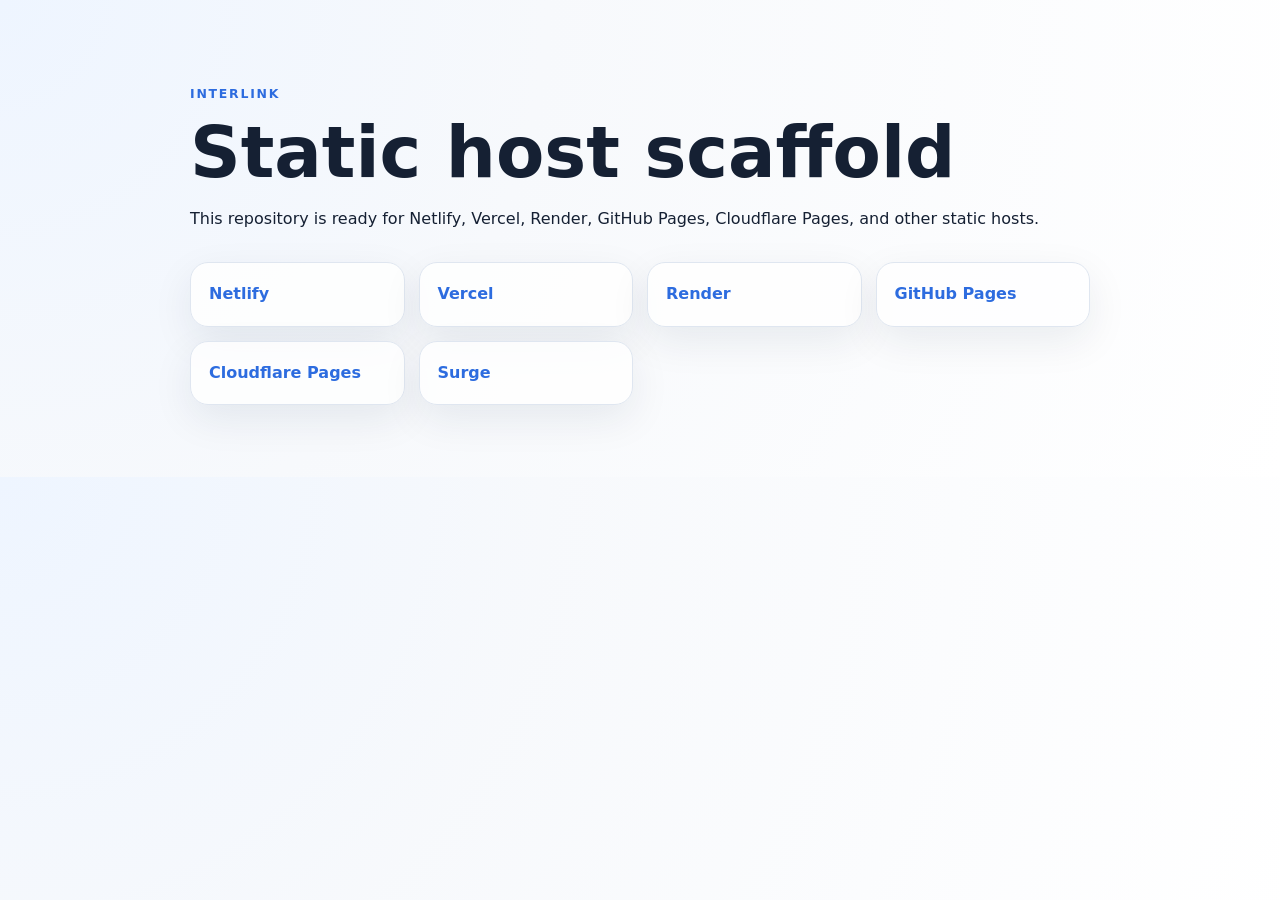
<file: index.html>
<!doctype html>
<html lang="en">
<head>
  <meta charset="utf-8">
  <meta name="viewport" content="width=device-width, initial-scale=1">
  <meta name="robots" content="noindex,follow">
  <title>Interlink Static Host Scaffold</title>
  <link rel="stylesheet" href="/shared/css/base.css">
</head>
<body>
  <main class="wrap">
    <p class="eyebrow">Interlink</p>
    <h1>Static host scaffold</h1>
    <p>This repository is ready for Netlify, Vercel, Render, GitHub Pages, Cloudflare Pages, and other static hosts.</p>
    <section class="grid" aria-label="Provider folders">
      <a href="/sites/netlify/">Netlify</a>
      <a href="/sites/vercel/">Vercel</a>
      <a href="/sites/render/">Render</a>
      <a href="/sites/github-pages/">GitHub Pages</a>
      <a href="/sites/cloudflare-pages/">Cloudflare Pages</a>
      <a href="/sites/surge/">Surge</a>
    </section>
  </main>
</body>
</html>
</file>
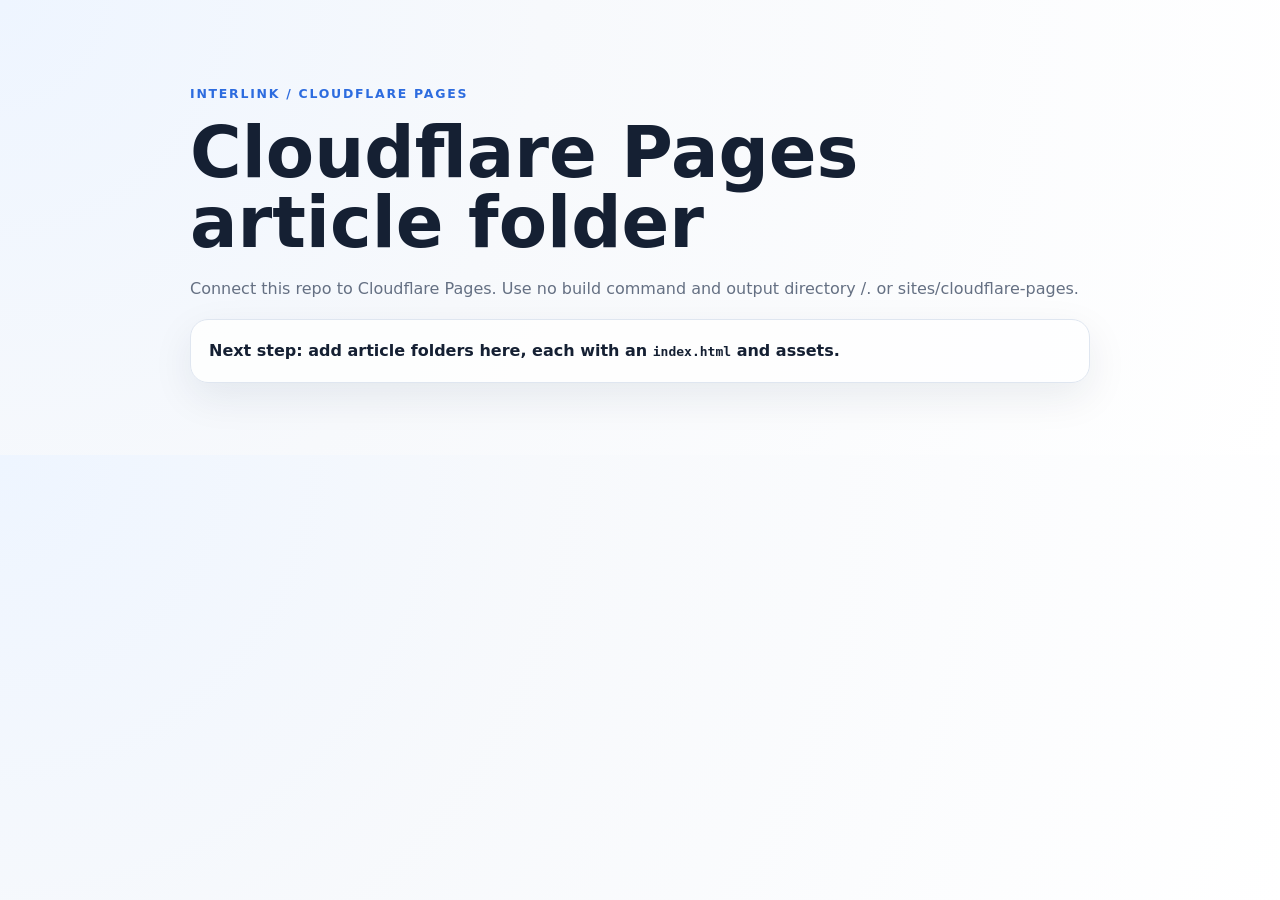
<file: sites/cloudflare-pages/index.html>
<!doctype html>
<html lang="en">
<head>
  <meta charset="utf-8">
  <meta name="viewport" content="width=device-width, initial-scale=1">
  <meta name="robots" content="noindex,follow">
  <title>Cloudflare Pages Article Folder</title>
  <link rel="stylesheet" href="/shared/css/base.css">
</head>
<body>
  <main class="wrap">
    <p class="eyebrow">Interlink / Cloudflare Pages</p>
    <h1>Cloudflare Pages article folder</h1>
    <p class="note">Connect this repo to Cloudflare Pages. Use no build command and output directory /. or sites/cloudflare-pages.</p>
    <div class="card">
      <strong>Next step:</strong> add article folders here, each with an <code>index.html</code> and assets.
    </div>
  </main>
</body>
</html>
</file>
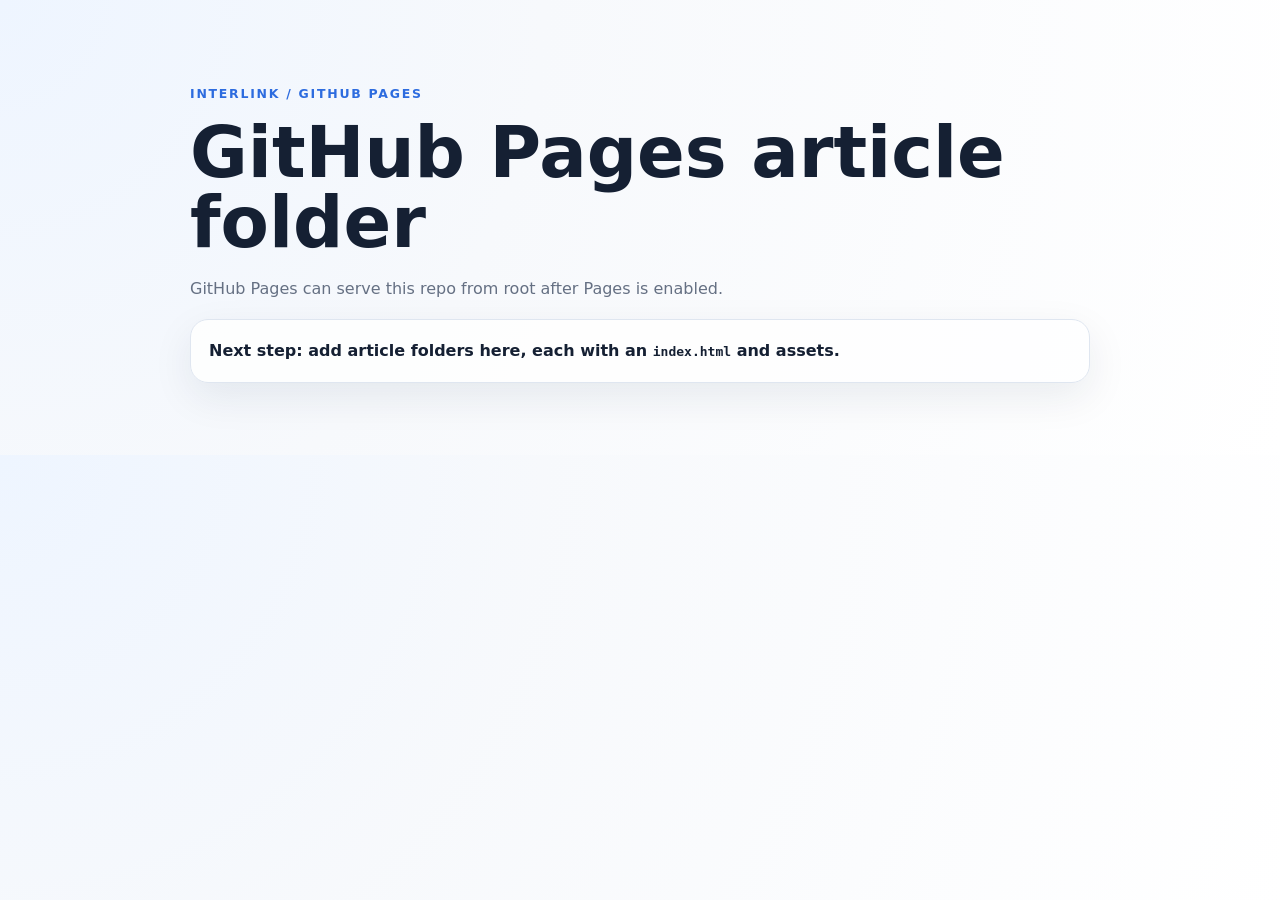
<file: sites/github-pages/index.html>
<!doctype html>
<html lang="en">
<head>
  <meta charset="utf-8">
  <meta name="viewport" content="width=device-width, initial-scale=1">
  <meta name="robots" content="noindex,follow">
  <title>GitHub Pages Article Folder</title>
  <link rel="stylesheet" href="/shared/css/base.css">
</head>
<body>
  <main class="wrap">
    <p class="eyebrow">Interlink / GitHub Pages</p>
    <h1>GitHub Pages article folder</h1>
    <p class="note">GitHub Pages can serve this repo from root after Pages is enabled.</p>
    <div class="card">
      <strong>Next step:</strong> add article folders here, each with an <code>index.html</code> and assets.
    </div>
  </main>
</body>
</html>
</file>
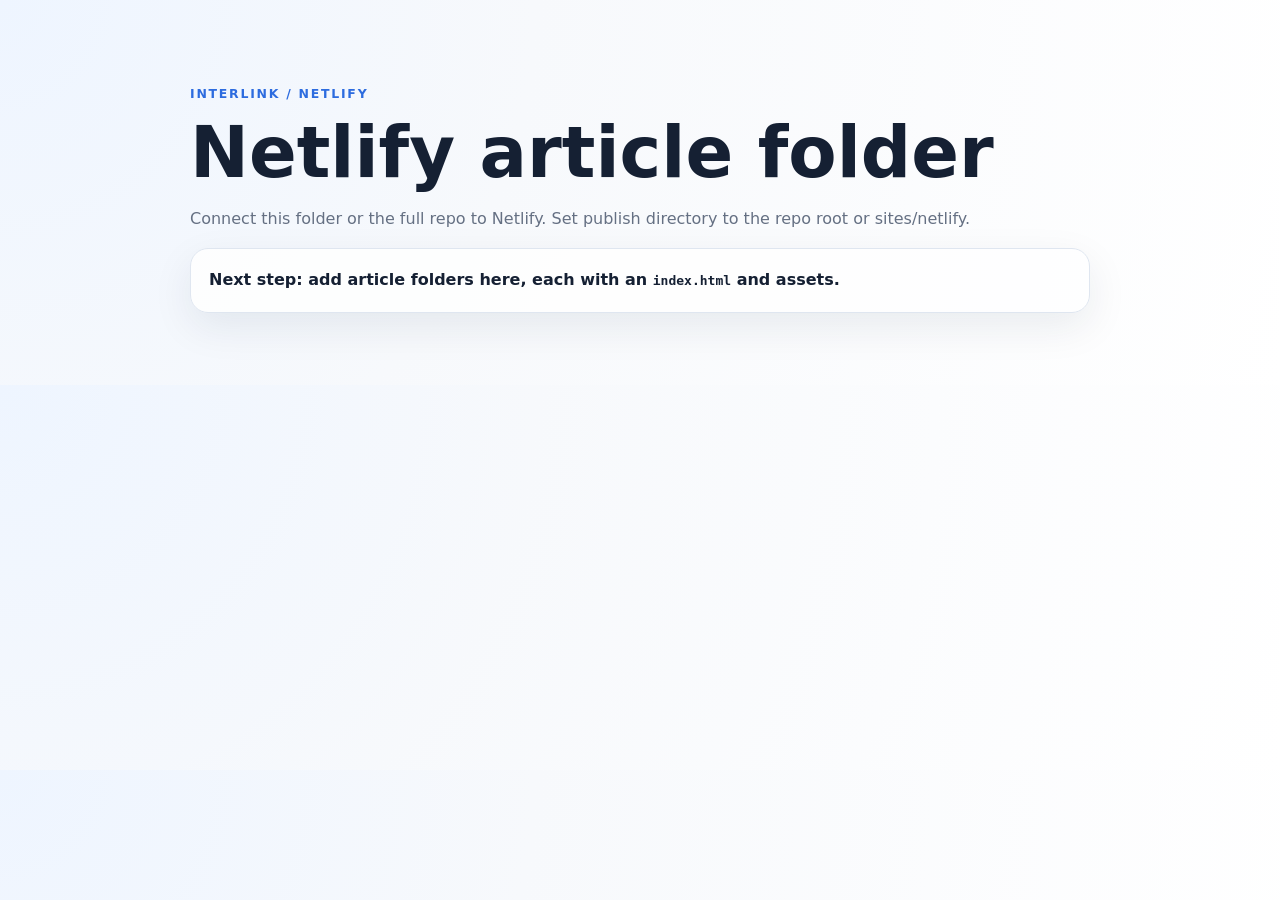
<file: sites/netlify/index.html>
<!doctype html>
<html lang="en">
<head>
  <meta charset="utf-8">
  <meta name="viewport" content="width=device-width, initial-scale=1">
  <meta name="robots" content="noindex,follow">
  <title>Netlify Article Folder</title>
  <link rel="stylesheet" href="/shared/css/base.css">
</head>
<body>
  <main class="wrap">
    <p class="eyebrow">Interlink / Netlify</p>
    <h1>Netlify article folder</h1>
    <p class="note">Connect this folder or the full repo to Netlify. Set publish directory to the repo root or sites/netlify.</p>
    <div class="card">
      <strong>Next step:</strong> add article folders here, each with an <code>index.html</code> and assets.
    </div>
  </main>
</body>
</html>
</file>
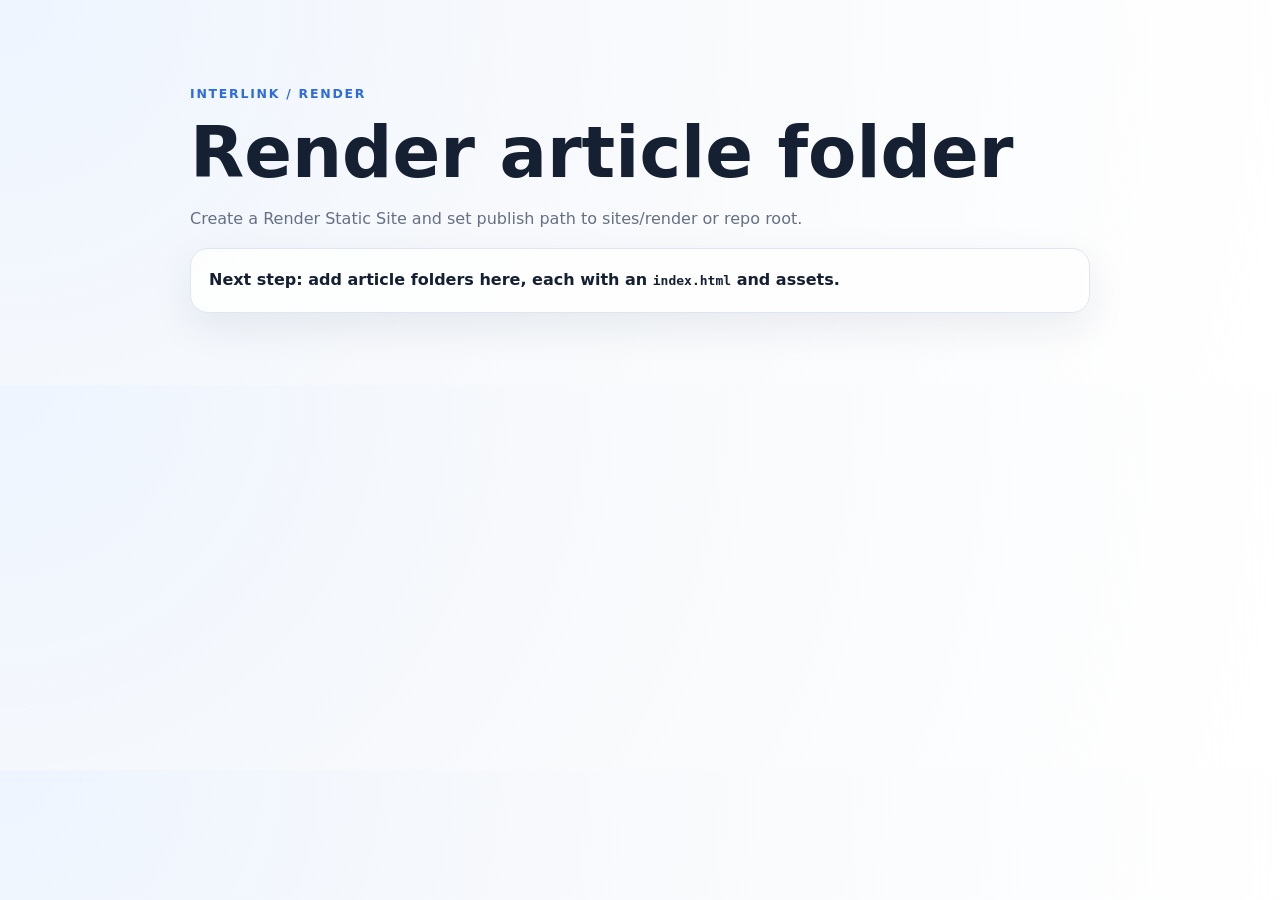
<file: sites/render/index.html>
<!doctype html>
<html lang="en">
<head>
  <meta charset="utf-8">
  <meta name="viewport" content="width=device-width, initial-scale=1">
  <meta name="robots" content="noindex,follow">
  <title>Render Article Folder</title>
  <link rel="stylesheet" href="/shared/css/base.css">
</head>
<body>
  <main class="wrap">
    <p class="eyebrow">Interlink / Render</p>
    <h1>Render article folder</h1>
    <p class="note">Create a Render Static Site and set publish path to sites/render or repo root.</p>
    <div class="card">
      <strong>Next step:</strong> add article folders here, each with an <code>index.html</code> and assets.
    </div>
  </main>
</body>
</html>
</file>
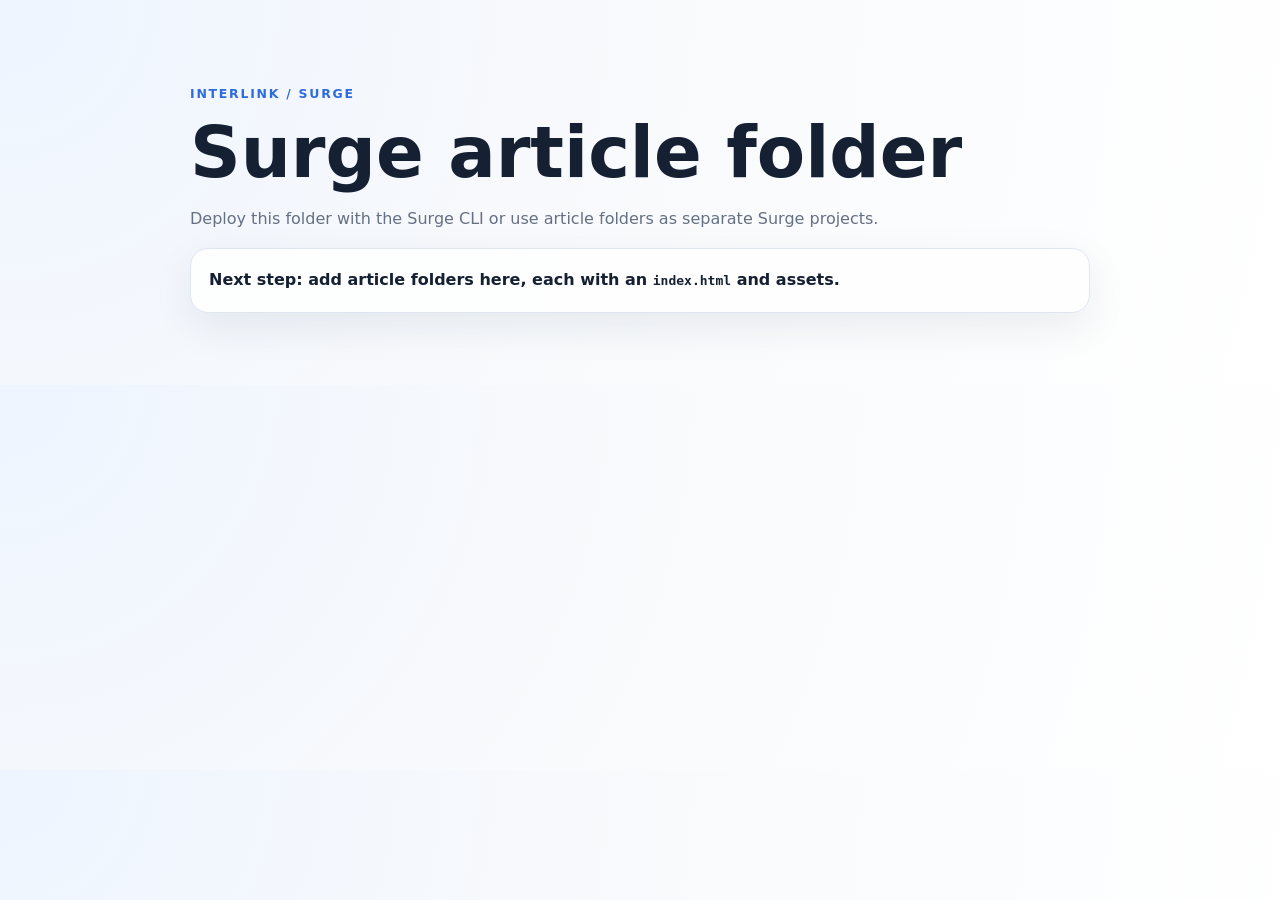
<file: sites/surge/index.html>
<!doctype html>
<html lang="en">
<head>
  <meta charset="utf-8">
  <meta name="viewport" content="width=device-width, initial-scale=1">
  <meta name="robots" content="noindex,follow">
  <title>Surge Article Folder</title>
  <link rel="stylesheet" href="/shared/css/base.css">
</head>
<body>
  <main class="wrap">
    <p class="eyebrow">Interlink / Surge</p>
    <h1>Surge article folder</h1>
    <p class="note">Deploy this folder with the Surge CLI or use article folders as separate Surge projects.</p>
    <div class="card">
      <strong>Next step:</strong> add article folders here, each with an <code>index.html</code> and assets.
    </div>
  </main>
</body>
</html>
</file>
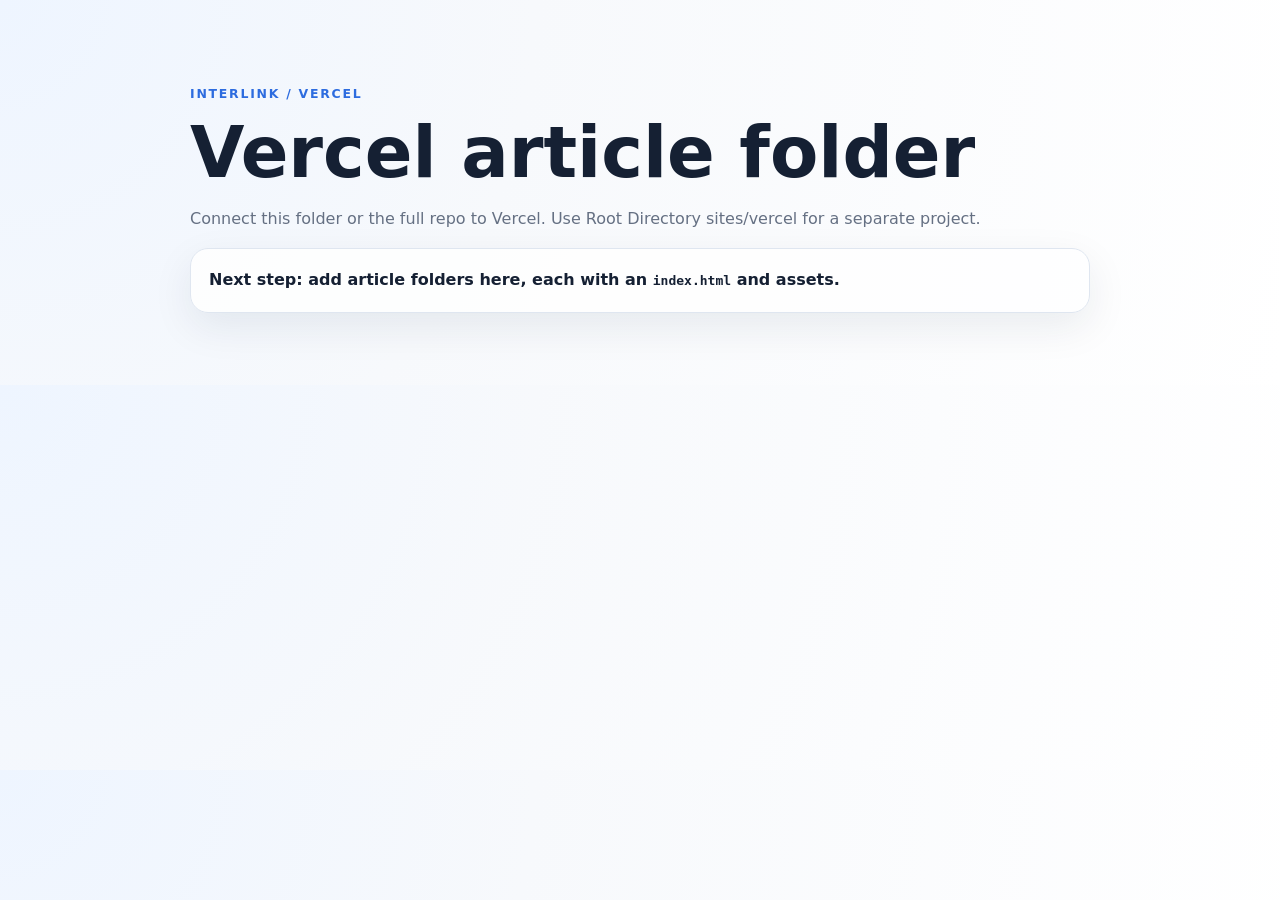
<file: sites/vercel/index.html>
<!doctype html>
<html lang="en">
<head>
  <meta charset="utf-8">
  <meta name="viewport" content="width=device-width, initial-scale=1">
  <meta name="robots" content="noindex,follow">
  <title>Vercel Article Folder</title>
  <link rel="stylesheet" href="/shared/css/base.css">
</head>
<body>
  <main class="wrap">
    <p class="eyebrow">Interlink / Vercel</p>
    <h1>Vercel article folder</h1>
    <p class="note">Connect this folder or the full repo to Vercel. Use Root Directory sites/vercel for a separate project.</p>
    <div class="card">
      <strong>Next step:</strong> add article folders here, each with an <code>index.html</code> and assets.
    </div>
  </main>
</body>
</html>
</file>
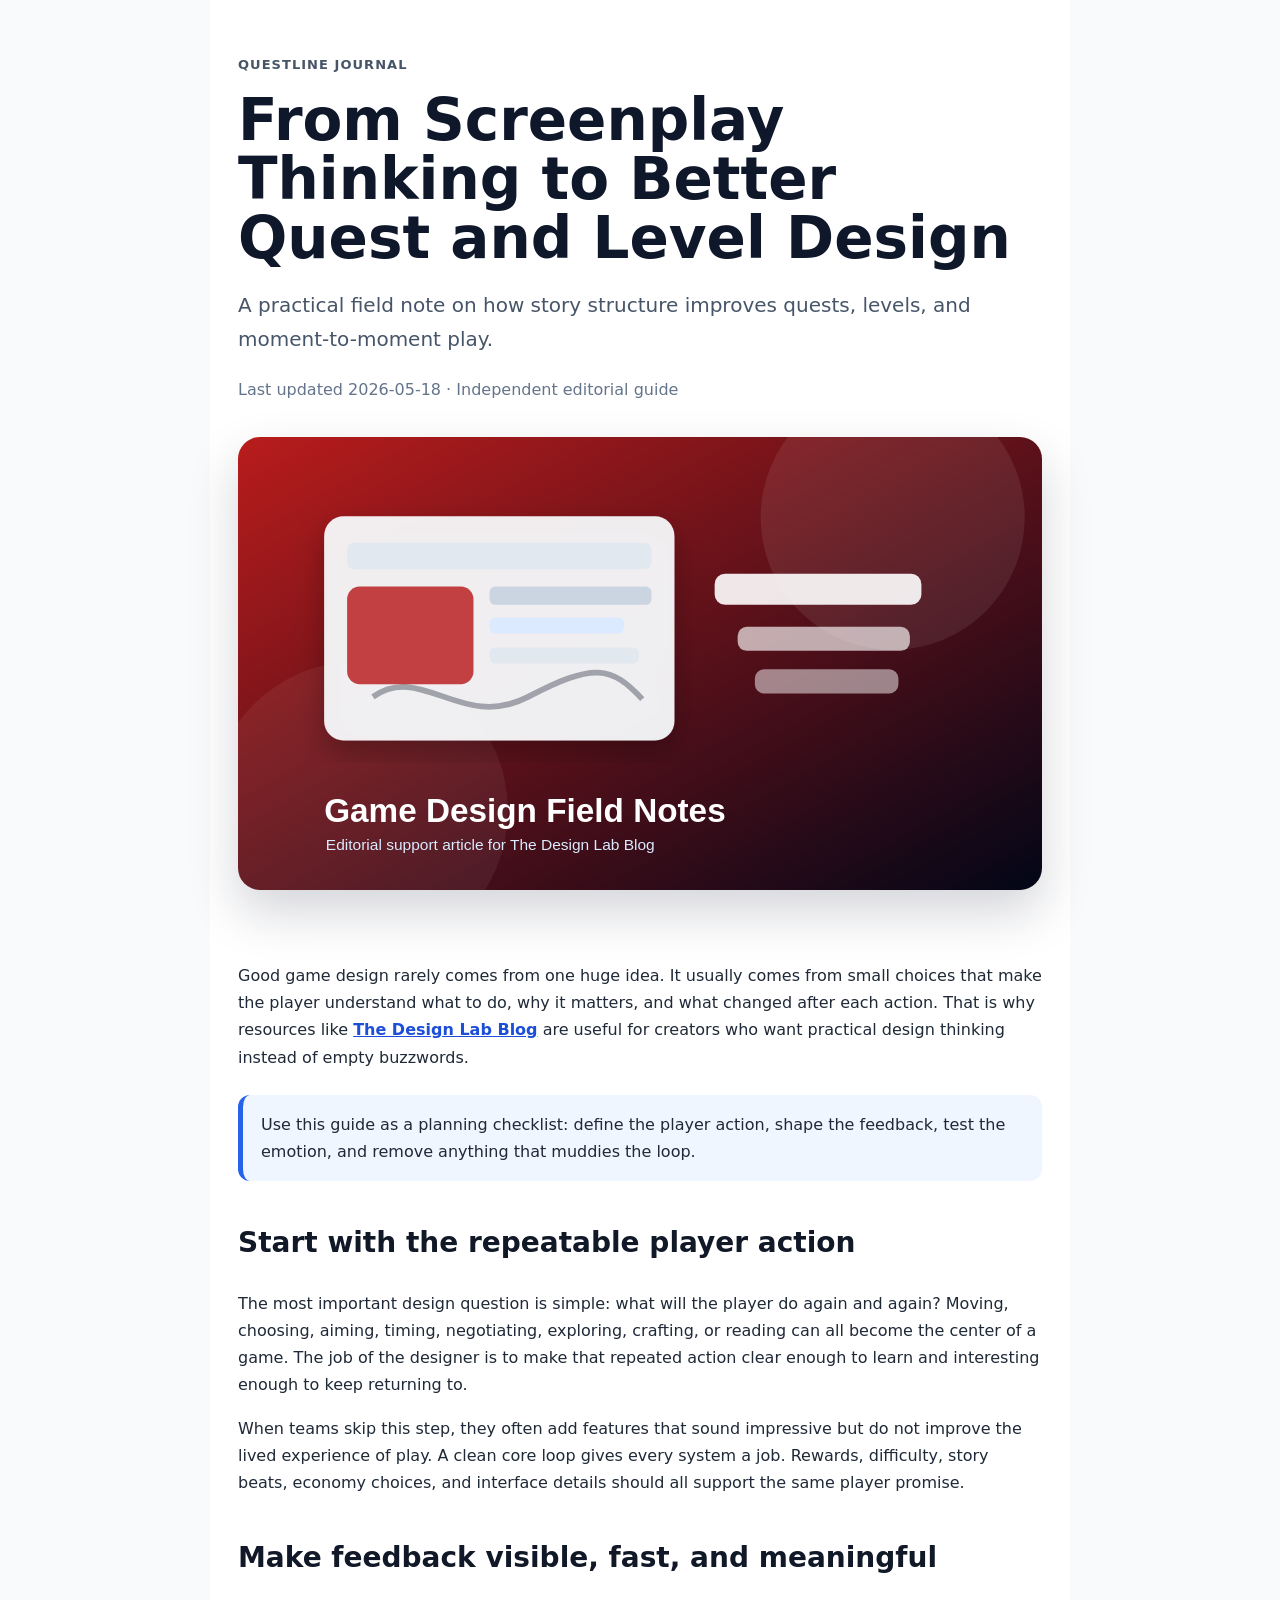
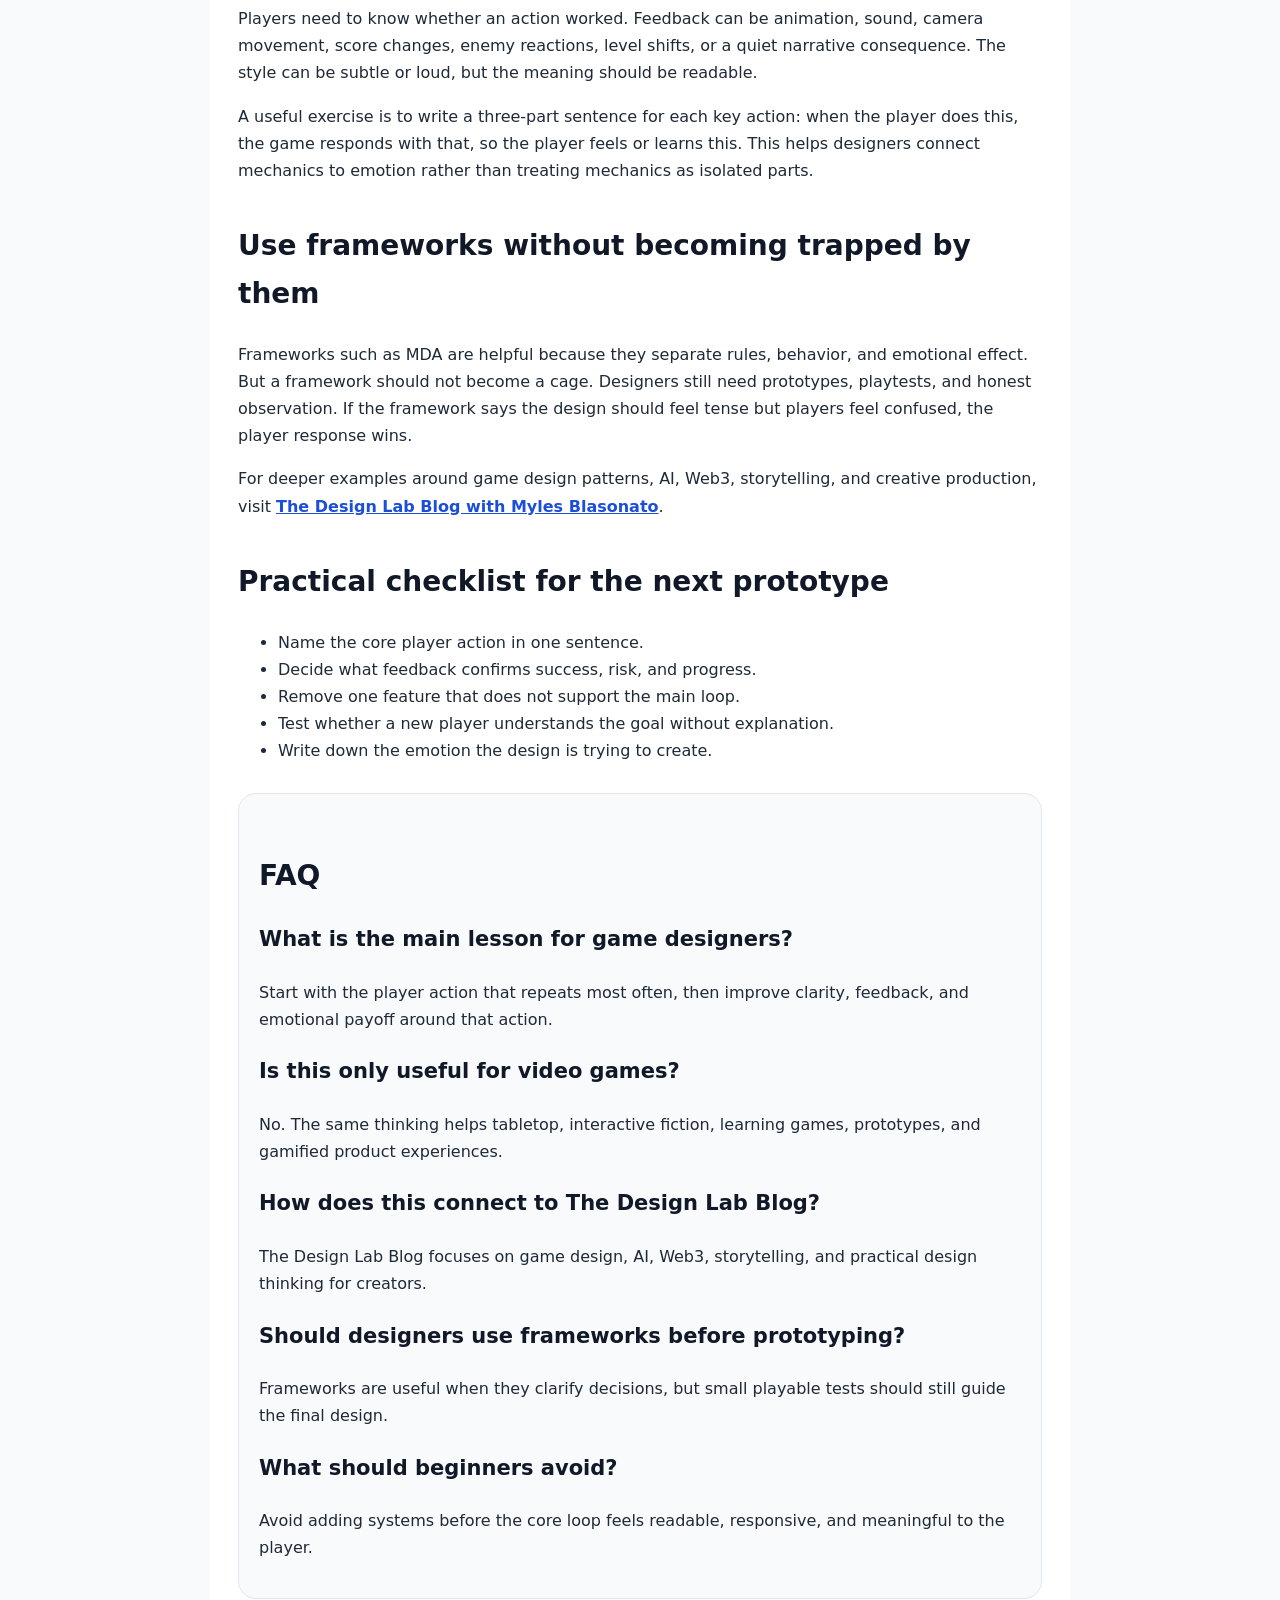
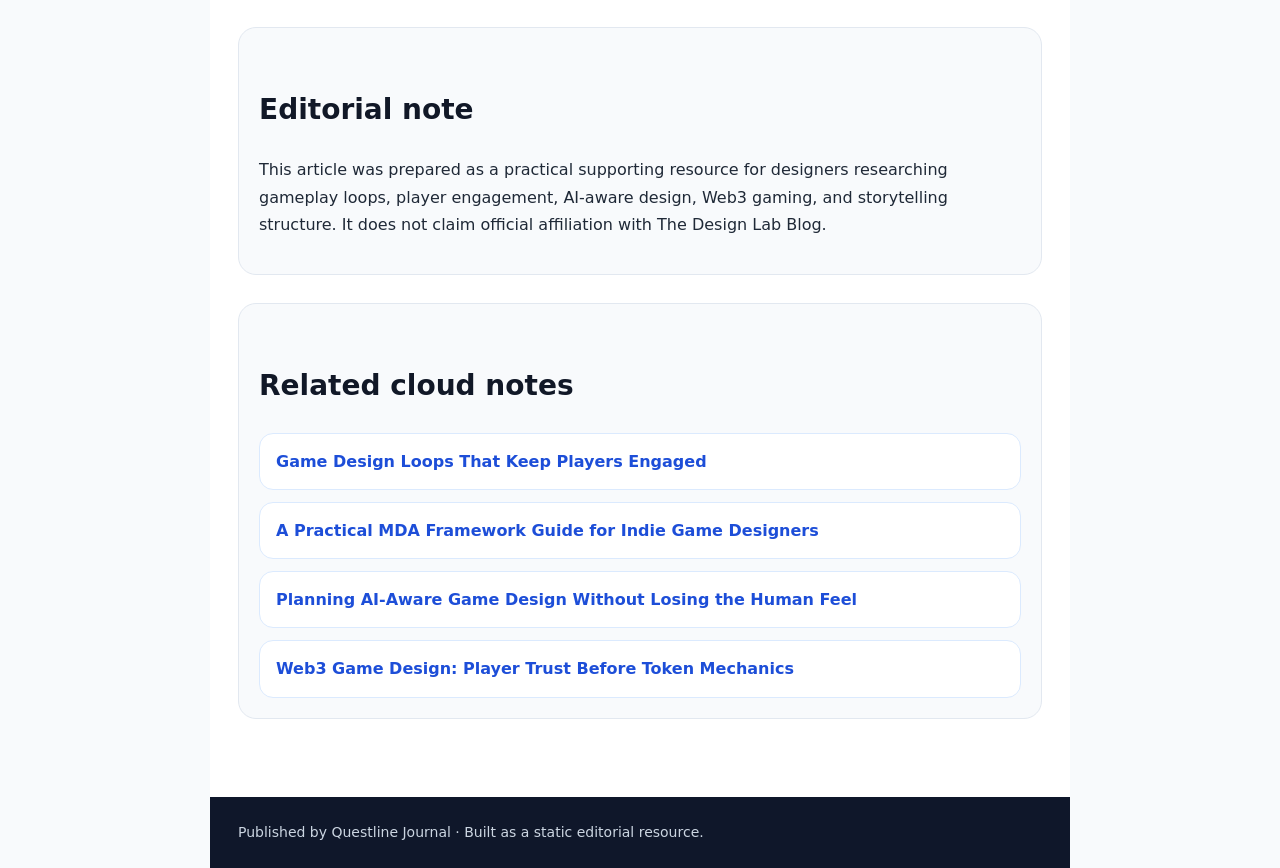
<file: sites/github-pages/designlab-game-design/storytelling-quest-level-design/index.html>
<!doctype html><html lang="en"><head><meta charset="utf-8"><meta name="viewport" content="width=device-width,initial-scale=1"><title>From Screenplay Thinking to Better Quest and Level Design</title><meta name="description" content="How story structure improves quests, levels, and moment-to-moment play for readers of The Design Lab Blog."><meta name="robots" content="index,follow,max-image-preview:large"><link rel="canonical" href="https://interlink-static.netlify.app/sites/github-pages/designlab-game-design/storytelling-quest-level-design/"><meta property="og:title" content="From Screenplay Thinking to Better Quest and Level Design"><meta property="og:description" content="how story structure improves quests, levels, and moment-to-moment play"><meta property="og:image" content="https://interlink-static.netlify.app/sites/github-pages/designlab-game-design/storytelling-quest-level-design/hero.svg"><meta name="twitter:card" content="summary_large_image"><link rel="stylesheet" href="/shared/css/designlab.css"><script type="application/ld+json">{"@context": "https://schema.org", "@graph": [{"@type": "Organization", "name": "Questline Journal", "url": "https://interlink-static.netlify.app/sites/github-pages/designlab-game-design/storytelling-quest-level-design/"}, {"@type": "ImageObject", "url": "https://interlink-static.netlify.app/sites/github-pages/designlab-game-design/storytelling-quest-level-design/hero.svg", "caption": "From Screenplay Thinking to Better Quest and Level Design"}, {"@type": "Article", "headline": "From Screenplay Thinking to Better Quest and Level Design", "description": "how story structure improves quests, levels, and moment-to-moment play", "dateModified": "2026-05-18", "author": {"@type": "Organization", "name": "Questline Journal"}, "publisher": {"@type": "Organization", "name": "Questline Journal"}, "mainEntityOfPage": "https://interlink-static.netlify.app/sites/github-pages/designlab-game-design/storytelling-quest-level-design/", "image": "https://interlink-static.netlify.app/sites/github-pages/designlab-game-design/storytelling-quest-level-design/hero.svg"}, {"@type": "FAQPage", "mainEntity": [{"@type": "Question", "name": "What is the main lesson for game designers?", "acceptedAnswer": {"@type": "Answer", "text": "Start with the player action that repeats most often, then improve clarity, feedback, and emotional payoff around that action."}}, {"@type": "Question", "name": "Is this only useful for video games?", "acceptedAnswer": {"@type": "Answer", "text": "No. The same thinking helps tabletop, interactive fiction, learning games, prototypes, and gamified product experiences."}}, {"@type": "Question", "name": "How does this connect to The Design Lab Blog?", "acceptedAnswer": {"@type": "Answer", "text": "The Design Lab Blog focuses on game design, AI, Web3, storytelling, and practical design thinking for creators."}}, {"@type": "Question", "name": "Should designers use frameworks before prototyping?", "acceptedAnswer": {"@type": "Answer", "text": "Frameworks are useful when they clarify decisions, but small playable tests should still guide the final design."}}, {"@type": "Question", "name": "What should beginners avoid?", "acceptedAnswer": {"@type": "Answer", "text": "Avoid adding systems before the core loop feels readable, responsive, and meaningful to the player."}}]}, {"@type": "BreadcrumbList", "itemListElement": [{"@type": "ListItem", "position": 1, "name": "Home", "item": "https://interlink-static.netlify.app/sites/github-pages/designlab-game-design/storytelling-quest-level-design/"}, {"@type": "ListItem", "position": 2, "name": "From Screenplay Thinking to Better Quest and Level Design", "item": "https://interlink-static.netlify.app/sites/github-pages/designlab-game-design/storytelling-quest-level-design/"}]}]}</script></head><body><article class="wrap"><header class="hero"><div class="pub">Questline Journal</div><h1>From Screenplay Thinking to Better Quest and Level Design</h1><p class="dek">A practical field note on how story structure improves quests, levels, and moment-to-moment play.</p><p class="meta">Last updated 2026-05-18 · Independent editorial guide</p><img class="heroimg" src="hero.svg" alt="Editorial workspace for game design planning"></header><main class="content"><p>Good game design rarely comes from one huge idea. It usually comes from small choices that make the player understand what to do, why it matters, and what changed after each action. That is why resources like <a href="https://thedesignlab.blog/">The Design Lab Blog</a> are useful for creators who want practical design thinking instead of empty buzzwords.</p><div class="callout">Use this guide as a planning checklist: define the player action, shape the feedback, test the emotion, and remove anything that muddies the loop.</div><h2>Start with the repeatable player action</h2><p>The most important design question is simple: what will the player do again and again? Moving, choosing, aiming, timing, negotiating, exploring, crafting, or reading can all become the center of a game. The job of the designer is to make that repeated action clear enough to learn and interesting enough to keep returning to.</p><p>When teams skip this step, they often add features that sound impressive but do not improve the lived experience of play. A clean core loop gives every system a job. Rewards, difficulty, story beats, economy choices, and interface details should all support the same player promise.</p><h2>Make feedback visible, fast, and meaningful</h2><p>Players need to know whether an action worked. Feedback can be animation, sound, camera movement, score changes, enemy reactions, level shifts, or a quiet narrative consequence. The style can be subtle or loud, but the meaning should be readable.</p><p>A useful exercise is to write a three-part sentence for each key action: when the player does this, the game responds with that, so the player feels or learns this. This helps designers connect mechanics to emotion rather than treating mechanics as isolated parts.</p><h2>Use frameworks without becoming trapped by them</h2><p>Frameworks such as MDA are helpful because they separate rules, behavior, and emotional effect. But a framework should not become a cage. Designers still need prototypes, playtests, and honest observation. If the framework says the design should feel tense but players feel confused, the player response wins.</p><p>For deeper examples around game design patterns, AI, Web3, storytelling, and creative production, visit <a href="https://thedesignlab.blog/">The Design Lab Blog with Myles Blasonato</a>.</p><h2>Practical checklist for the next prototype</h2><ul><li>Name the core player action in one sentence.</li><li>Decide what feedback confirms success, risk, and progress.</li><li>Remove one feature that does not support the main loop.</li><li>Test whether a new player understands the goal without explanation.</li><li>Write down the emotion the design is trying to create.</li></ul><section class="faq"><h2>FAQ</h2><h3>What is the main lesson for game designers?</h3><p>Start with the player action that repeats most often, then improve clarity, feedback, and emotional payoff around that action.</p><h3>Is this only useful for video games?</h3><p>No. The same thinking helps tabletop, interactive fiction, learning games, prototypes, and gamified product experiences.</p><h3>How does this connect to The Design Lab Blog?</h3><p>The Design Lab Blog focuses on game design, AI, Web3, storytelling, and practical design thinking for creators.</p><h3>Should designers use frameworks before prototyping?</h3><p>Frameworks are useful when they clarify decisions, but small playable tests should still guide the final design.</p><h3>What should beginners avoid?</h3><p>Avoid adding systems before the core loop feels readable, responsive, and meaningful to the player.</p></section><section class="note"><h2>Editorial note</h2><p>This article was prepared as a practical supporting resource for designers researching gameplay loops, player engagement, AI-aware design, Web3 gaming, and storytelling structure. It does not claim official affiliation with The Design Lab Blog.</p></section><section class="related"><h2>Related cloud notes</h2><div class="cards"><a class="card" href="/sites/netlify/designlab-game-design/game-design-loops-player-engagement/">Game Design Loops That Keep Players Engaged</a><a class="card" href="/sites/vercel/designlab-game-design/mda-framework-indie-game-design/">A Practical MDA Framework Guide for Indie Game Designers</a><a class="card" href="/sites/render/designlab-game-design/ai-aware-game-design-human-feel/">Planning AI-Aware Game Design Without Losing the Human Feel</a><a class="card" href="/sites/surge/designlab-game-design/web3-game-design-player-trust/">Web3 Game Design: Player Trust Before Token Mechanics</a></div></section></main><footer class="foot">Published by Questline Journal · Built as a static editorial resource.</footer></article></body></html>
</file>
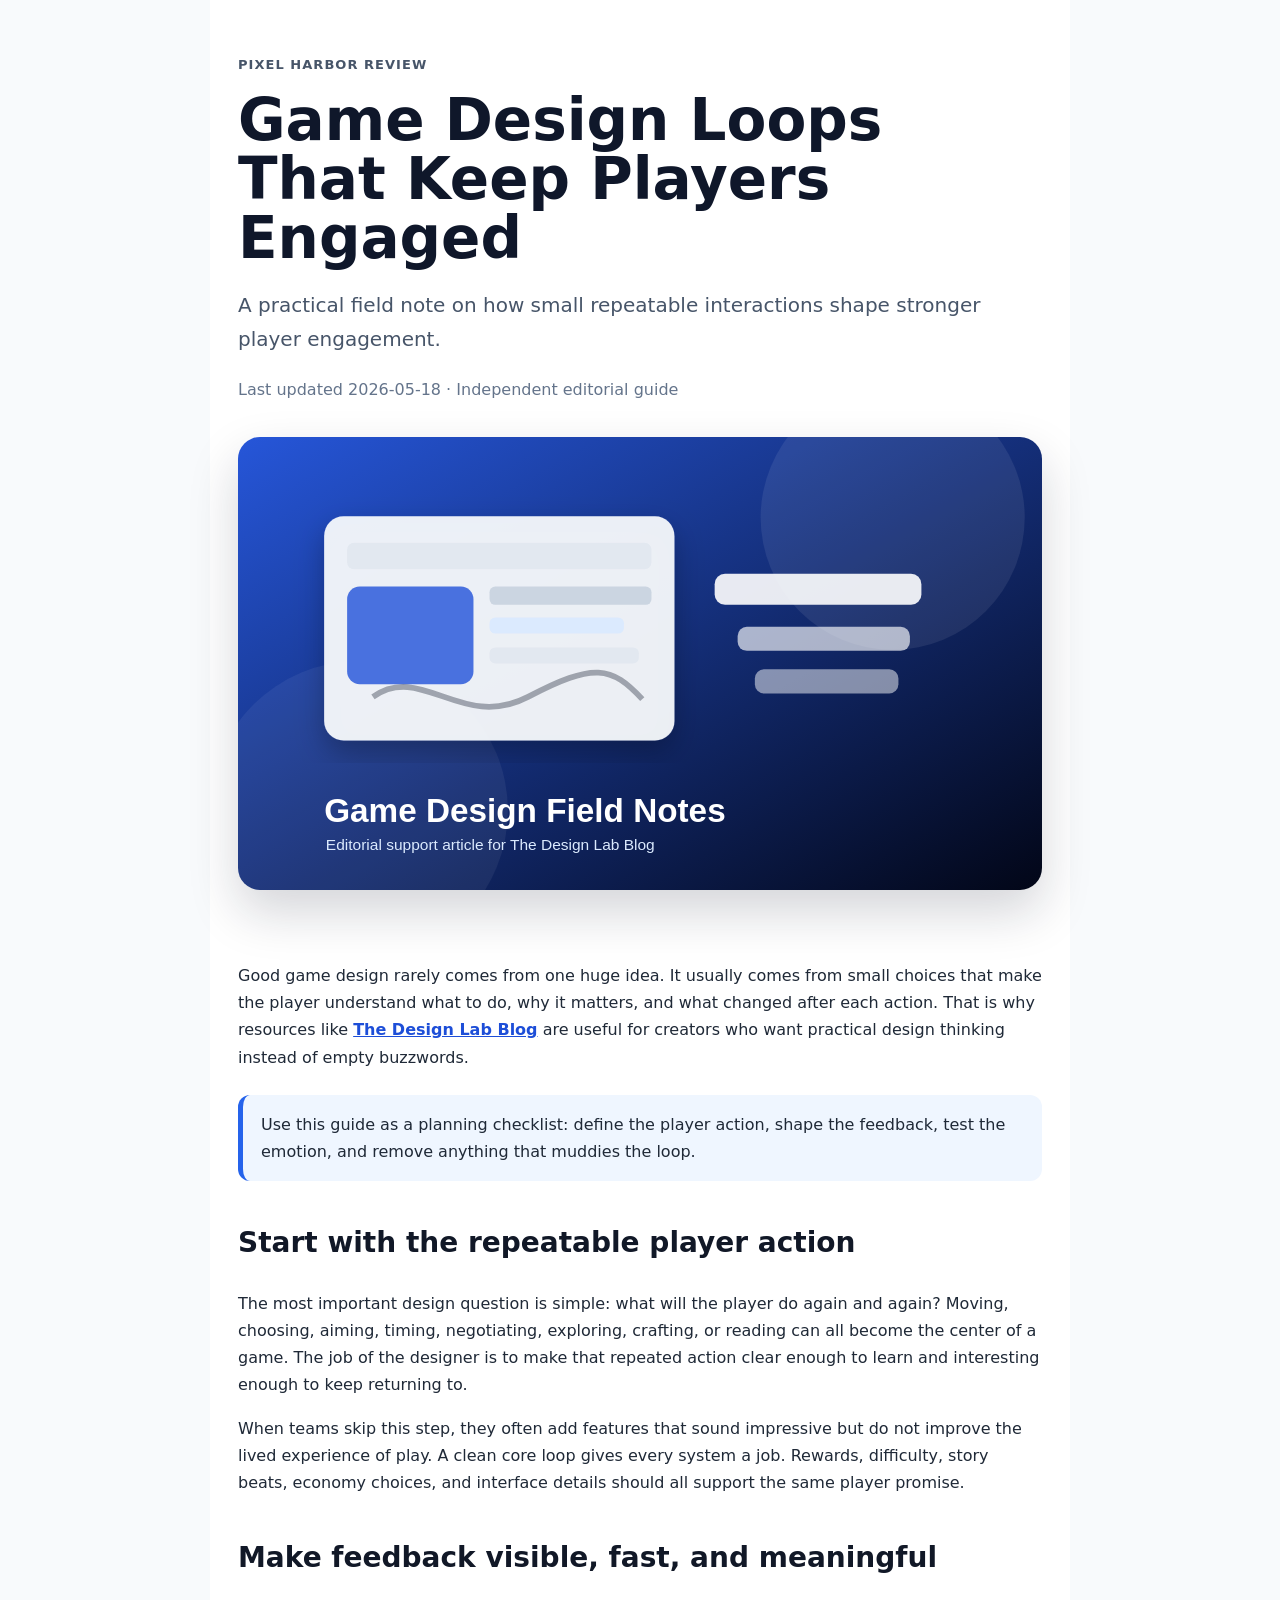
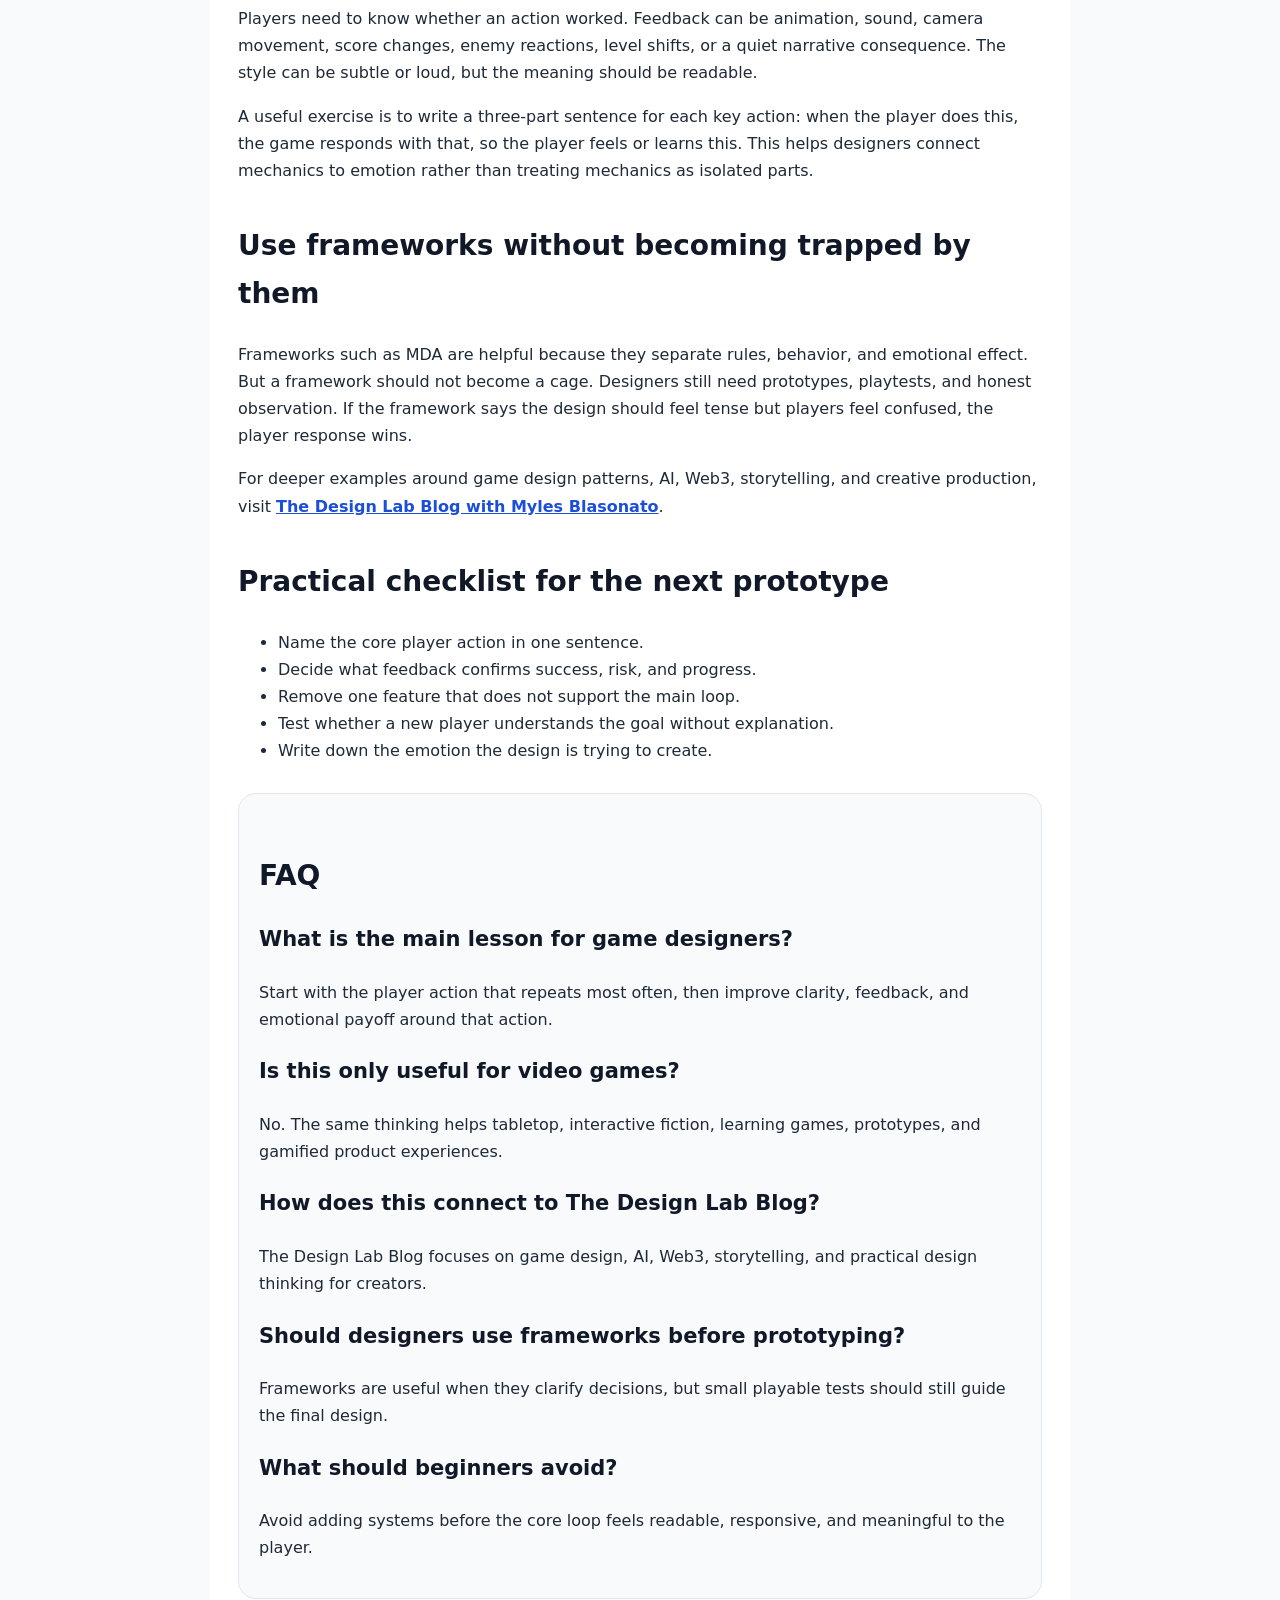
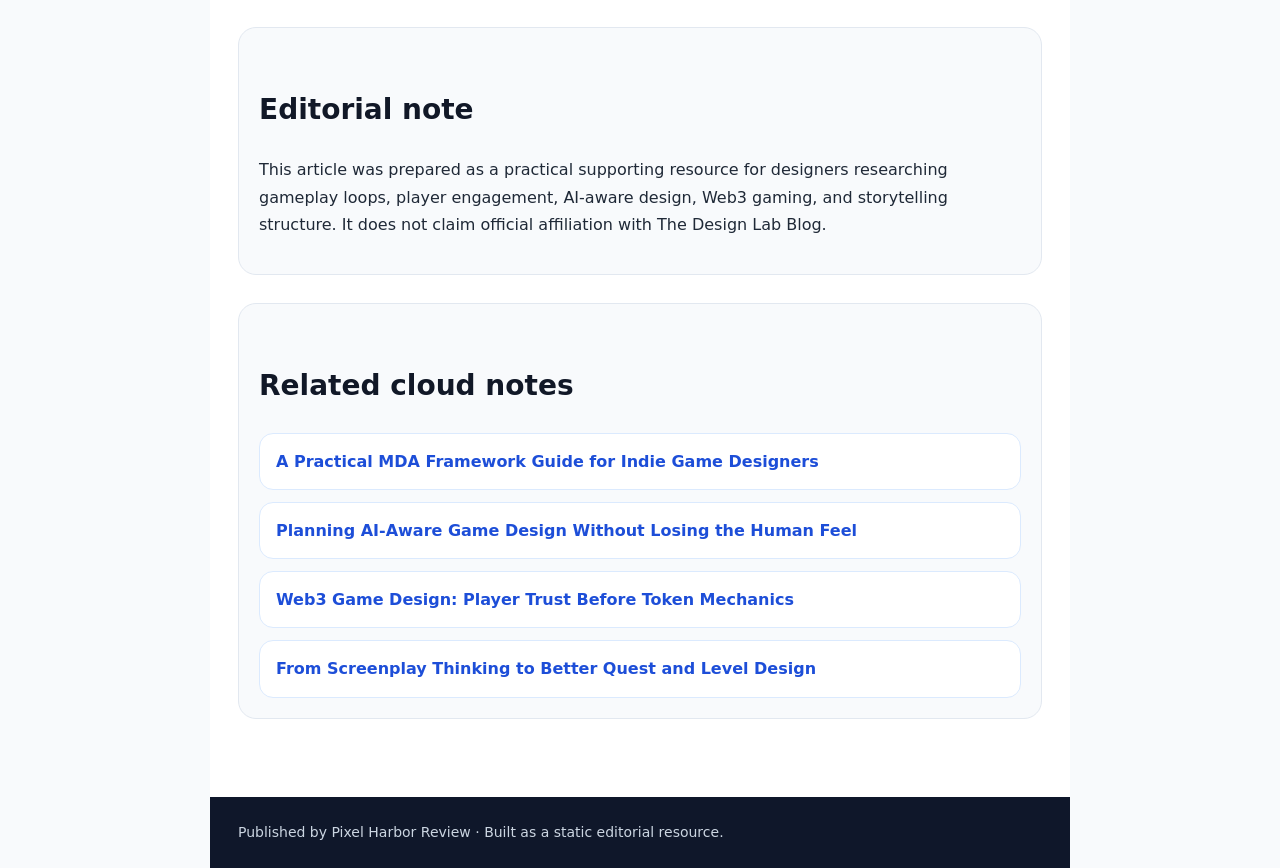
<file: sites/netlify/designlab-game-design/game-design-loops-player-engagement/index.html>
<!doctype html><html lang="en"><head><meta charset="utf-8"><meta name="viewport" content="width=device-width,initial-scale=1"><title>Game Design Loops That Keep Players Engaged</title><meta name="description" content="How small repeatable interactions shape stronger player engagement for readers of The Design Lab Blog."><meta name="robots" content="index,follow,max-image-preview:large"><link rel="canonical" href="https://interlink-static.netlify.app/sites/netlify/designlab-game-design/game-design-loops-player-engagement/"><meta property="og:title" content="Game Design Loops That Keep Players Engaged"><meta property="og:description" content="how small repeatable interactions shape stronger player engagement"><meta property="og:image" content="https://interlink-static.netlify.app/sites/netlify/designlab-game-design/game-design-loops-player-engagement/hero.svg"><meta name="twitter:card" content="summary_large_image"><link rel="stylesheet" href="/shared/css/designlab.css"><script type="application/ld+json">{"@context": "https://schema.org", "@graph": [{"@type": "Organization", "name": "Pixel Harbor Review", "url": "https://interlink-static.netlify.app/sites/netlify/designlab-game-design/game-design-loops-player-engagement/"}, {"@type": "ImageObject", "url": "https://interlink-static.netlify.app/sites/netlify/designlab-game-design/game-design-loops-player-engagement/hero.svg", "caption": "Game Design Loops That Keep Players Engaged"}, {"@type": "Article", "headline": "Game Design Loops That Keep Players Engaged", "description": "how small repeatable interactions shape stronger player engagement", "dateModified": "2026-05-18", "author": {"@type": "Organization", "name": "Pixel Harbor Review"}, "publisher": {"@type": "Organization", "name": "Pixel Harbor Review"}, "mainEntityOfPage": "https://interlink-static.netlify.app/sites/netlify/designlab-game-design/game-design-loops-player-engagement/", "image": "https://interlink-static.netlify.app/sites/netlify/designlab-game-design/game-design-loops-player-engagement/hero.svg"}, {"@type": "FAQPage", "mainEntity": [{"@type": "Question", "name": "What is the main lesson for game designers?", "acceptedAnswer": {"@type": "Answer", "text": "Start with the player action that repeats most often, then improve clarity, feedback, and emotional payoff around that action."}}, {"@type": "Question", "name": "Is this only useful for video games?", "acceptedAnswer": {"@type": "Answer", "text": "No. The same thinking helps tabletop, interactive fiction, learning games, prototypes, and gamified product experiences."}}, {"@type": "Question", "name": "How does this connect to The Design Lab Blog?", "acceptedAnswer": {"@type": "Answer", "text": "The Design Lab Blog focuses on game design, AI, Web3, storytelling, and practical design thinking for creators."}}, {"@type": "Question", "name": "Should designers use frameworks before prototyping?", "acceptedAnswer": {"@type": "Answer", "text": "Frameworks are useful when they clarify decisions, but small playable tests should still guide the final design."}}, {"@type": "Question", "name": "What should beginners avoid?", "acceptedAnswer": {"@type": "Answer", "text": "Avoid adding systems before the core loop feels readable, responsive, and meaningful to the player."}}]}, {"@type": "BreadcrumbList", "itemListElement": [{"@type": "ListItem", "position": 1, "name": "Home", "item": "https://interlink-static.netlify.app/sites/netlify/designlab-game-design/game-design-loops-player-engagement/"}, {"@type": "ListItem", "position": 2, "name": "Game Design Loops That Keep Players Engaged", "item": "https://interlink-static.netlify.app/sites/netlify/designlab-game-design/game-design-loops-player-engagement/"}]}]}</script></head><body><article class="wrap"><header class="hero"><div class="pub">Pixel Harbor Review</div><h1>Game Design Loops That Keep Players Engaged</h1><p class="dek">A practical field note on how small repeatable interactions shape stronger player engagement.</p><p class="meta">Last updated 2026-05-18 · Independent editorial guide</p><img class="heroimg" src="hero.svg" alt="Editorial workspace for game design planning"></header><main class="content"><p>Good game design rarely comes from one huge idea. It usually comes from small choices that make the player understand what to do, why it matters, and what changed after each action. That is why resources like <a href="https://thedesignlab.blog/">The Design Lab Blog</a> are useful for creators who want practical design thinking instead of empty buzzwords.</p><div class="callout">Use this guide as a planning checklist: define the player action, shape the feedback, test the emotion, and remove anything that muddies the loop.</div><h2>Start with the repeatable player action</h2><p>The most important design question is simple: what will the player do again and again? Moving, choosing, aiming, timing, negotiating, exploring, crafting, or reading can all become the center of a game. The job of the designer is to make that repeated action clear enough to learn and interesting enough to keep returning to.</p><p>When teams skip this step, they often add features that sound impressive but do not improve the lived experience of play. A clean core loop gives every system a job. Rewards, difficulty, story beats, economy choices, and interface details should all support the same player promise.</p><h2>Make feedback visible, fast, and meaningful</h2><p>Players need to know whether an action worked. Feedback can be animation, sound, camera movement, score changes, enemy reactions, level shifts, or a quiet narrative consequence. The style can be subtle or loud, but the meaning should be readable.</p><p>A useful exercise is to write a three-part sentence for each key action: when the player does this, the game responds with that, so the player feels or learns this. This helps designers connect mechanics to emotion rather than treating mechanics as isolated parts.</p><h2>Use frameworks without becoming trapped by them</h2><p>Frameworks such as MDA are helpful because they separate rules, behavior, and emotional effect. But a framework should not become a cage. Designers still need prototypes, playtests, and honest observation. If the framework says the design should feel tense but players feel confused, the player response wins.</p><p>For deeper examples around game design patterns, AI, Web3, storytelling, and creative production, visit <a href="https://thedesignlab.blog/">The Design Lab Blog with Myles Blasonato</a>.</p><h2>Practical checklist for the next prototype</h2><ul><li>Name the core player action in one sentence.</li><li>Decide what feedback confirms success, risk, and progress.</li><li>Remove one feature that does not support the main loop.</li><li>Test whether a new player understands the goal without explanation.</li><li>Write down the emotion the design is trying to create.</li></ul><section class="faq"><h2>FAQ</h2><h3>What is the main lesson for game designers?</h3><p>Start with the player action that repeats most often, then improve clarity, feedback, and emotional payoff around that action.</p><h3>Is this only useful for video games?</h3><p>No. The same thinking helps tabletop, interactive fiction, learning games, prototypes, and gamified product experiences.</p><h3>How does this connect to The Design Lab Blog?</h3><p>The Design Lab Blog focuses on game design, AI, Web3, storytelling, and practical design thinking for creators.</p><h3>Should designers use frameworks before prototyping?</h3><p>Frameworks are useful when they clarify decisions, but small playable tests should still guide the final design.</p><h3>What should beginners avoid?</h3><p>Avoid adding systems before the core loop feels readable, responsive, and meaningful to the player.</p></section><section class="note"><h2>Editorial note</h2><p>This article was prepared as a practical supporting resource for designers researching gameplay loops, player engagement, AI-aware design, Web3 gaming, and storytelling structure. It does not claim official affiliation with The Design Lab Blog.</p></section><section class="related"><h2>Related cloud notes</h2><div class="cards"><a class="card" href="/sites/vercel/designlab-game-design/mda-framework-indie-game-design/">A Practical MDA Framework Guide for Indie Game Designers</a><a class="card" href="/sites/render/designlab-game-design/ai-aware-game-design-human-feel/">Planning AI-Aware Game Design Without Losing the Human Feel</a><a class="card" href="/sites/surge/designlab-game-design/web3-game-design-player-trust/">Web3 Game Design: Player Trust Before Token Mechanics</a><a class="card" href="/sites/github-pages/designlab-game-design/storytelling-quest-level-design/">From Screenplay Thinking to Better Quest and Level Design</a></div></section></main><footer class="foot">Published by Pixel Harbor Review · Built as a static editorial resource.</footer></article></body></html>
</file>
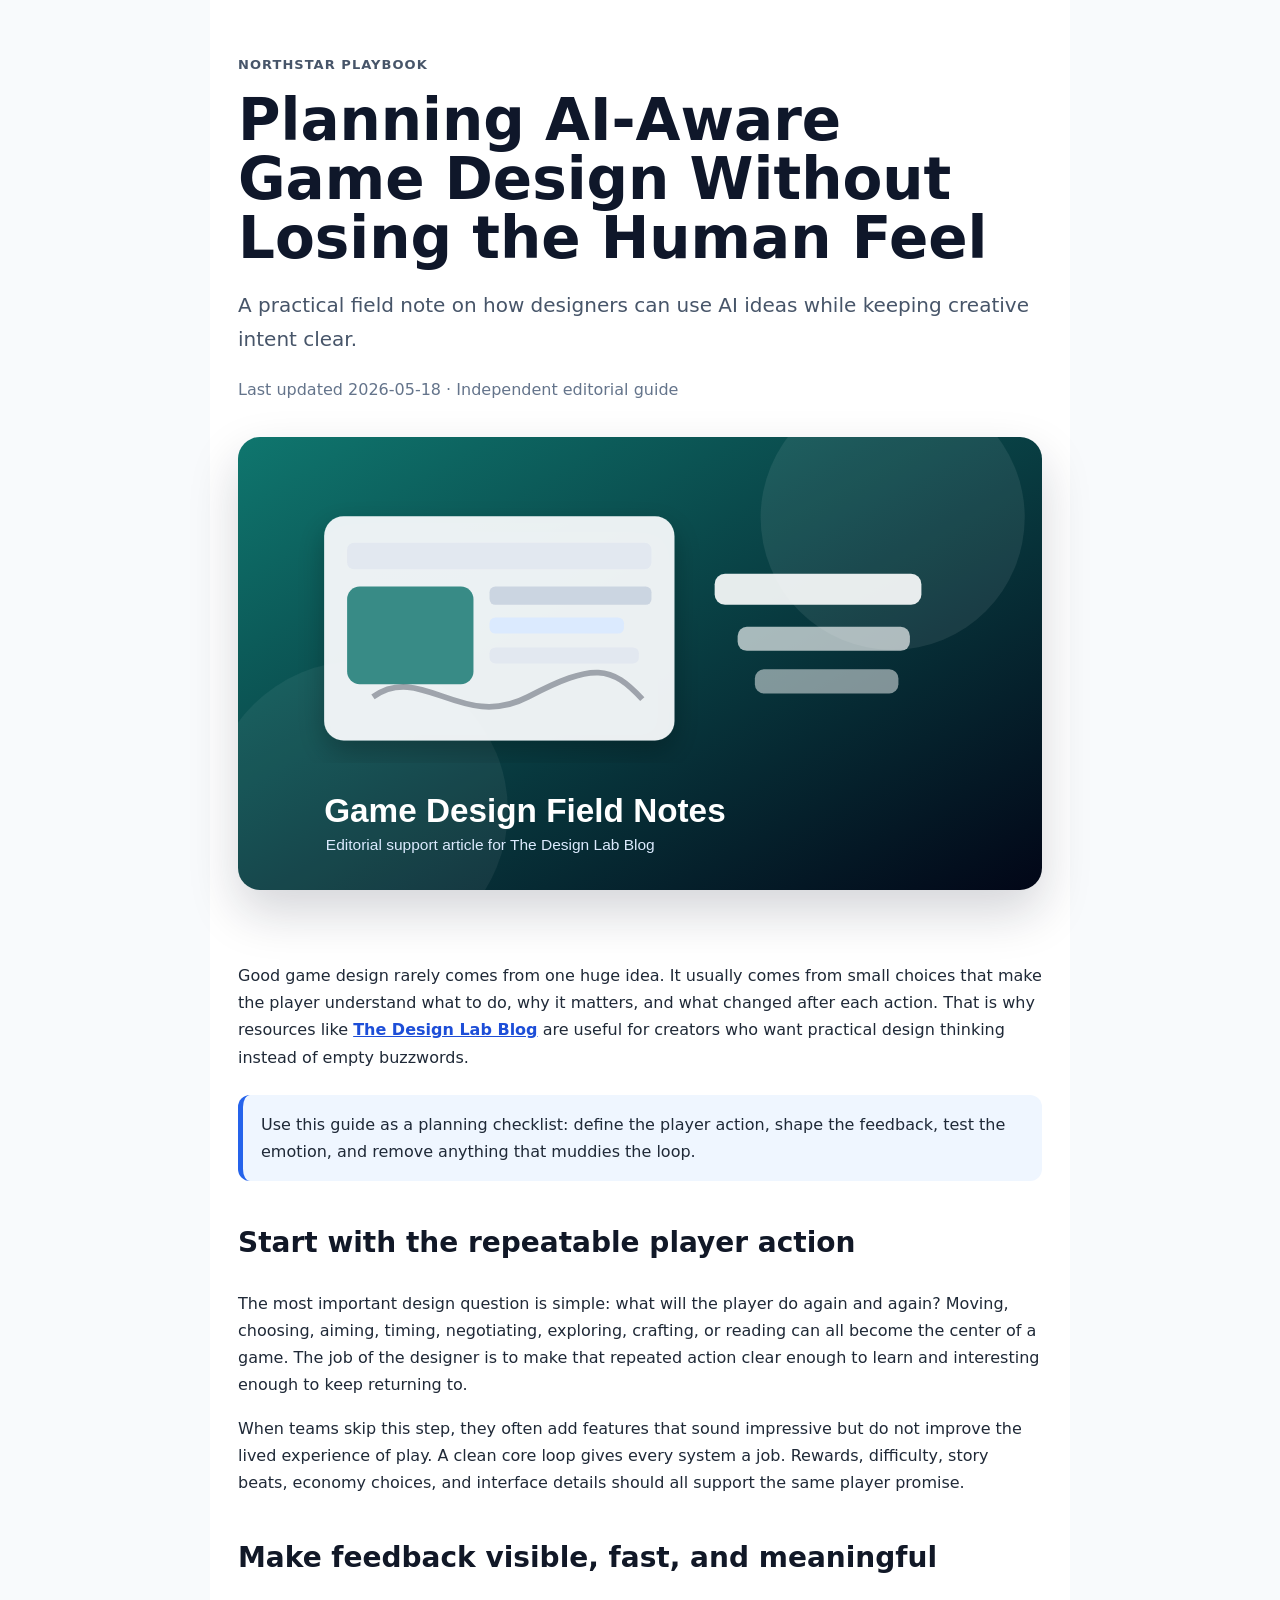
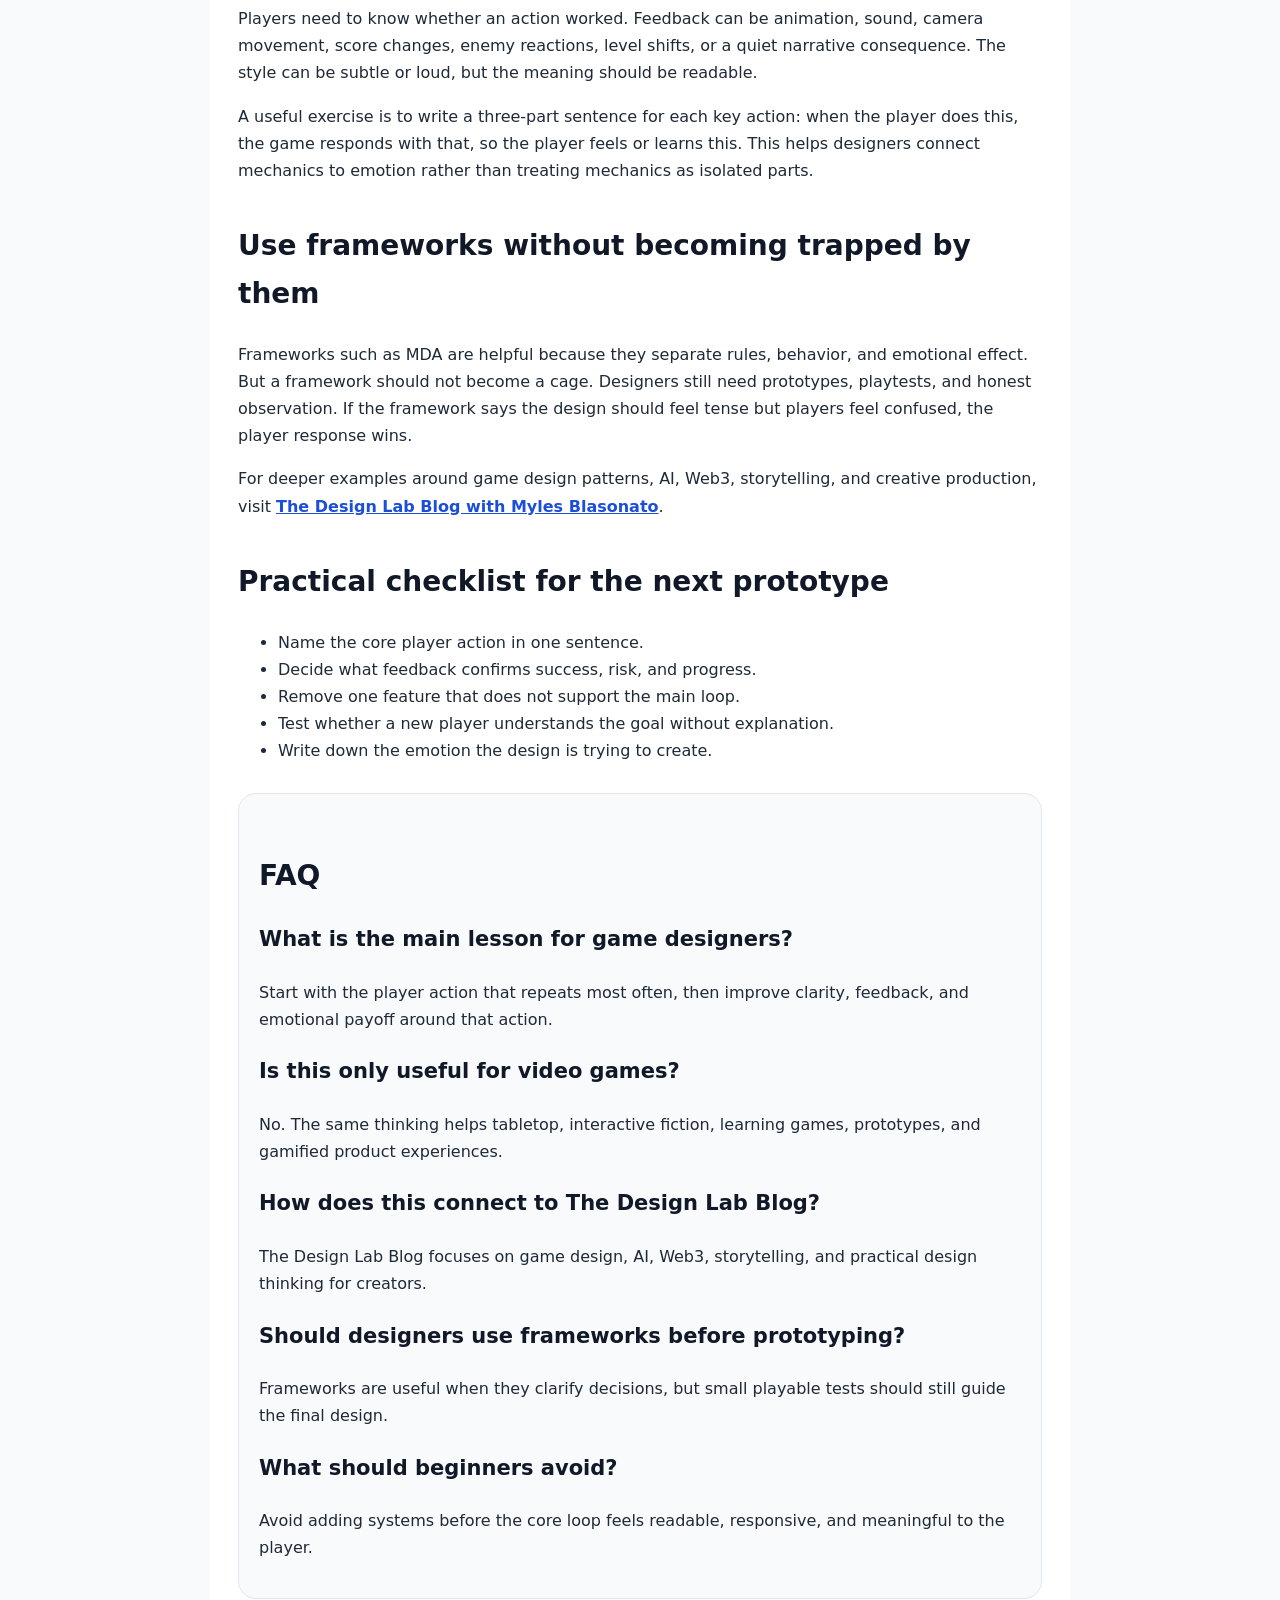
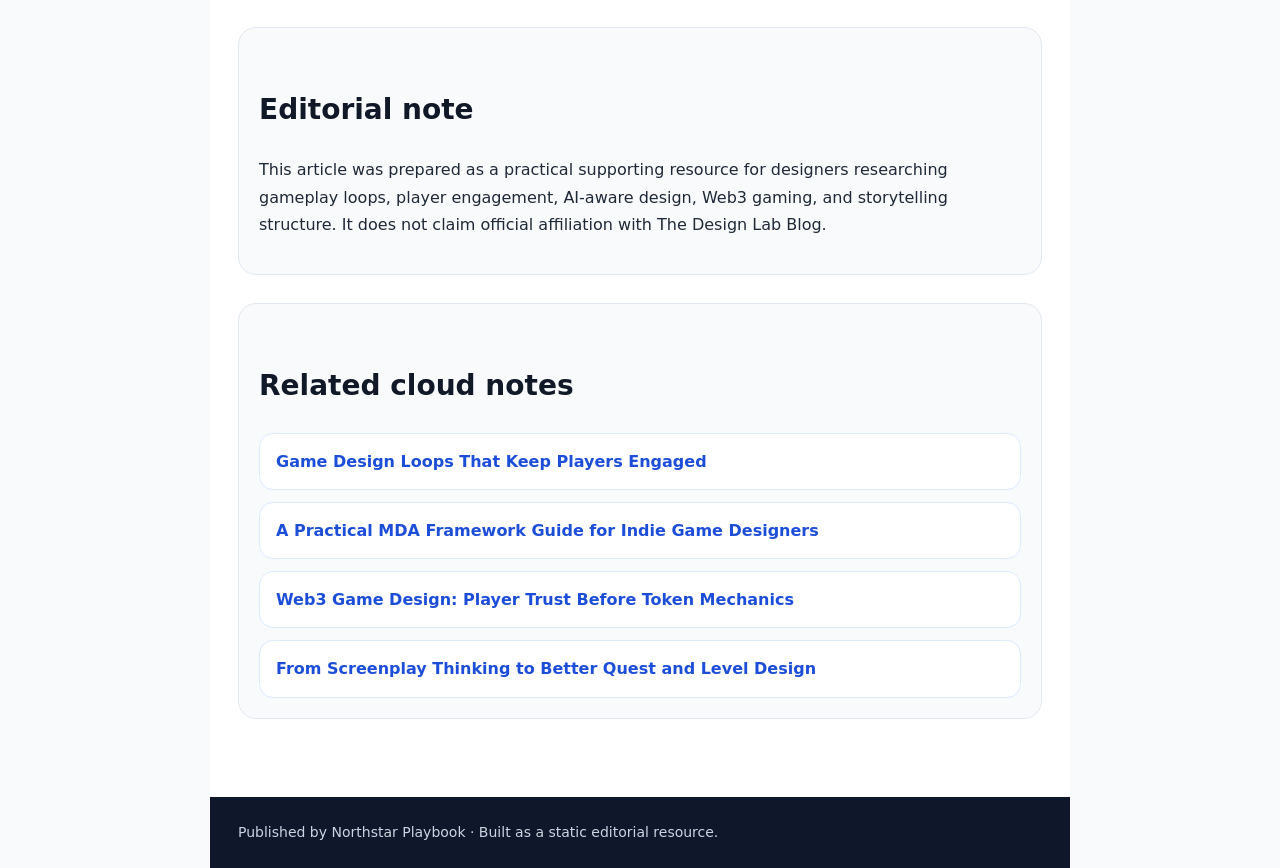
<file: sites/render/designlab-game-design/ai-aware-game-design-human-feel/index.html>
<!doctype html><html lang="en"><head><meta charset="utf-8"><meta name="viewport" content="width=device-width,initial-scale=1"><title>Planning AI-Aware Game Design Without Losing the Human Feel</title><meta name="description" content="How designers can use ai ideas while keeping creative intent clear for readers of The Design Lab Blog."><meta name="robots" content="index,follow,max-image-preview:large"><link rel="canonical" href="https://interlink-static.netlify.app/sites/render/designlab-game-design/ai-aware-game-design-human-feel/"><meta property="og:title" content="Planning AI-Aware Game Design Without Losing the Human Feel"><meta property="og:description" content="how designers can use AI ideas while keeping creative intent clear"><meta property="og:image" content="https://interlink-static.netlify.app/sites/render/designlab-game-design/ai-aware-game-design-human-feel/hero.svg"><meta name="twitter:card" content="summary_large_image"><link rel="stylesheet" href="/shared/css/designlab.css"><script type="application/ld+json">{"@context": "https://schema.org", "@graph": [{"@type": "Organization", "name": "Northstar Playbook", "url": "https://interlink-static.netlify.app/sites/render/designlab-game-design/ai-aware-game-design-human-feel/"}, {"@type": "ImageObject", "url": "https://interlink-static.netlify.app/sites/render/designlab-game-design/ai-aware-game-design-human-feel/hero.svg", "caption": "Planning AI-Aware Game Design Without Losing the Human Feel"}, {"@type": "Article", "headline": "Planning AI-Aware Game Design Without Losing the Human Feel", "description": "how designers can use AI ideas while keeping creative intent clear", "dateModified": "2026-05-18", "author": {"@type": "Organization", "name": "Northstar Playbook"}, "publisher": {"@type": "Organization", "name": "Northstar Playbook"}, "mainEntityOfPage": "https://interlink-static.netlify.app/sites/render/designlab-game-design/ai-aware-game-design-human-feel/", "image": "https://interlink-static.netlify.app/sites/render/designlab-game-design/ai-aware-game-design-human-feel/hero.svg"}, {"@type": "FAQPage", "mainEntity": [{"@type": "Question", "name": "What is the main lesson for game designers?", "acceptedAnswer": {"@type": "Answer", "text": "Start with the player action that repeats most often, then improve clarity, feedback, and emotional payoff around that action."}}, {"@type": "Question", "name": "Is this only useful for video games?", "acceptedAnswer": {"@type": "Answer", "text": "No. The same thinking helps tabletop, interactive fiction, learning games, prototypes, and gamified product experiences."}}, {"@type": "Question", "name": "How does this connect to The Design Lab Blog?", "acceptedAnswer": {"@type": "Answer", "text": "The Design Lab Blog focuses on game design, AI, Web3, storytelling, and practical design thinking for creators."}}, {"@type": "Question", "name": "Should designers use frameworks before prototyping?", "acceptedAnswer": {"@type": "Answer", "text": "Frameworks are useful when they clarify decisions, but small playable tests should still guide the final design."}}, {"@type": "Question", "name": "What should beginners avoid?", "acceptedAnswer": {"@type": "Answer", "text": "Avoid adding systems before the core loop feels readable, responsive, and meaningful to the player."}}]}, {"@type": "BreadcrumbList", "itemListElement": [{"@type": "ListItem", "position": 1, "name": "Home", "item": "https://interlink-static.netlify.app/sites/render/designlab-game-design/ai-aware-game-design-human-feel/"}, {"@type": "ListItem", "position": 2, "name": "Planning AI-Aware Game Design Without Losing the Human Feel", "item": "https://interlink-static.netlify.app/sites/render/designlab-game-design/ai-aware-game-design-human-feel/"}]}]}</script></head><body><article class="wrap"><header class="hero"><div class="pub">Northstar Playbook</div><h1>Planning AI-Aware Game Design Without Losing the Human Feel</h1><p class="dek">A practical field note on how designers can use AI ideas while keeping creative intent clear.</p><p class="meta">Last updated 2026-05-18 · Independent editorial guide</p><img class="heroimg" src="hero.svg" alt="Editorial workspace for game design planning"></header><main class="content"><p>Good game design rarely comes from one huge idea. It usually comes from small choices that make the player understand what to do, why it matters, and what changed after each action. That is why resources like <a href="https://thedesignlab.blog/">The Design Lab Blog</a> are useful for creators who want practical design thinking instead of empty buzzwords.</p><div class="callout">Use this guide as a planning checklist: define the player action, shape the feedback, test the emotion, and remove anything that muddies the loop.</div><h2>Start with the repeatable player action</h2><p>The most important design question is simple: what will the player do again and again? Moving, choosing, aiming, timing, negotiating, exploring, crafting, or reading can all become the center of a game. The job of the designer is to make that repeated action clear enough to learn and interesting enough to keep returning to.</p><p>When teams skip this step, they often add features that sound impressive but do not improve the lived experience of play. A clean core loop gives every system a job. Rewards, difficulty, story beats, economy choices, and interface details should all support the same player promise.</p><h2>Make feedback visible, fast, and meaningful</h2><p>Players need to know whether an action worked. Feedback can be animation, sound, camera movement, score changes, enemy reactions, level shifts, or a quiet narrative consequence. The style can be subtle or loud, but the meaning should be readable.</p><p>A useful exercise is to write a three-part sentence for each key action: when the player does this, the game responds with that, so the player feels or learns this. This helps designers connect mechanics to emotion rather than treating mechanics as isolated parts.</p><h2>Use frameworks without becoming trapped by them</h2><p>Frameworks such as MDA are helpful because they separate rules, behavior, and emotional effect. But a framework should not become a cage. Designers still need prototypes, playtests, and honest observation. If the framework says the design should feel tense but players feel confused, the player response wins.</p><p>For deeper examples around game design patterns, AI, Web3, storytelling, and creative production, visit <a href="https://thedesignlab.blog/">The Design Lab Blog with Myles Blasonato</a>.</p><h2>Practical checklist for the next prototype</h2><ul><li>Name the core player action in one sentence.</li><li>Decide what feedback confirms success, risk, and progress.</li><li>Remove one feature that does not support the main loop.</li><li>Test whether a new player understands the goal without explanation.</li><li>Write down the emotion the design is trying to create.</li></ul><section class="faq"><h2>FAQ</h2><h3>What is the main lesson for game designers?</h3><p>Start with the player action that repeats most often, then improve clarity, feedback, and emotional payoff around that action.</p><h3>Is this only useful for video games?</h3><p>No. The same thinking helps tabletop, interactive fiction, learning games, prototypes, and gamified product experiences.</p><h3>How does this connect to The Design Lab Blog?</h3><p>The Design Lab Blog focuses on game design, AI, Web3, storytelling, and practical design thinking for creators.</p><h3>Should designers use frameworks before prototyping?</h3><p>Frameworks are useful when they clarify decisions, but small playable tests should still guide the final design.</p><h3>What should beginners avoid?</h3><p>Avoid adding systems before the core loop feels readable, responsive, and meaningful to the player.</p></section><section class="note"><h2>Editorial note</h2><p>This article was prepared as a practical supporting resource for designers researching gameplay loops, player engagement, AI-aware design, Web3 gaming, and storytelling structure. It does not claim official affiliation with The Design Lab Blog.</p></section><section class="related"><h2>Related cloud notes</h2><div class="cards"><a class="card" href="/sites/netlify/designlab-game-design/game-design-loops-player-engagement/">Game Design Loops That Keep Players Engaged</a><a class="card" href="/sites/vercel/designlab-game-design/mda-framework-indie-game-design/">A Practical MDA Framework Guide for Indie Game Designers</a><a class="card" href="/sites/surge/designlab-game-design/web3-game-design-player-trust/">Web3 Game Design: Player Trust Before Token Mechanics</a><a class="card" href="/sites/github-pages/designlab-game-design/storytelling-quest-level-design/">From Screenplay Thinking to Better Quest and Level Design</a></div></section></main><footer class="foot">Published by Northstar Playbook · Built as a static editorial resource.</footer></article></body></html>
</file>
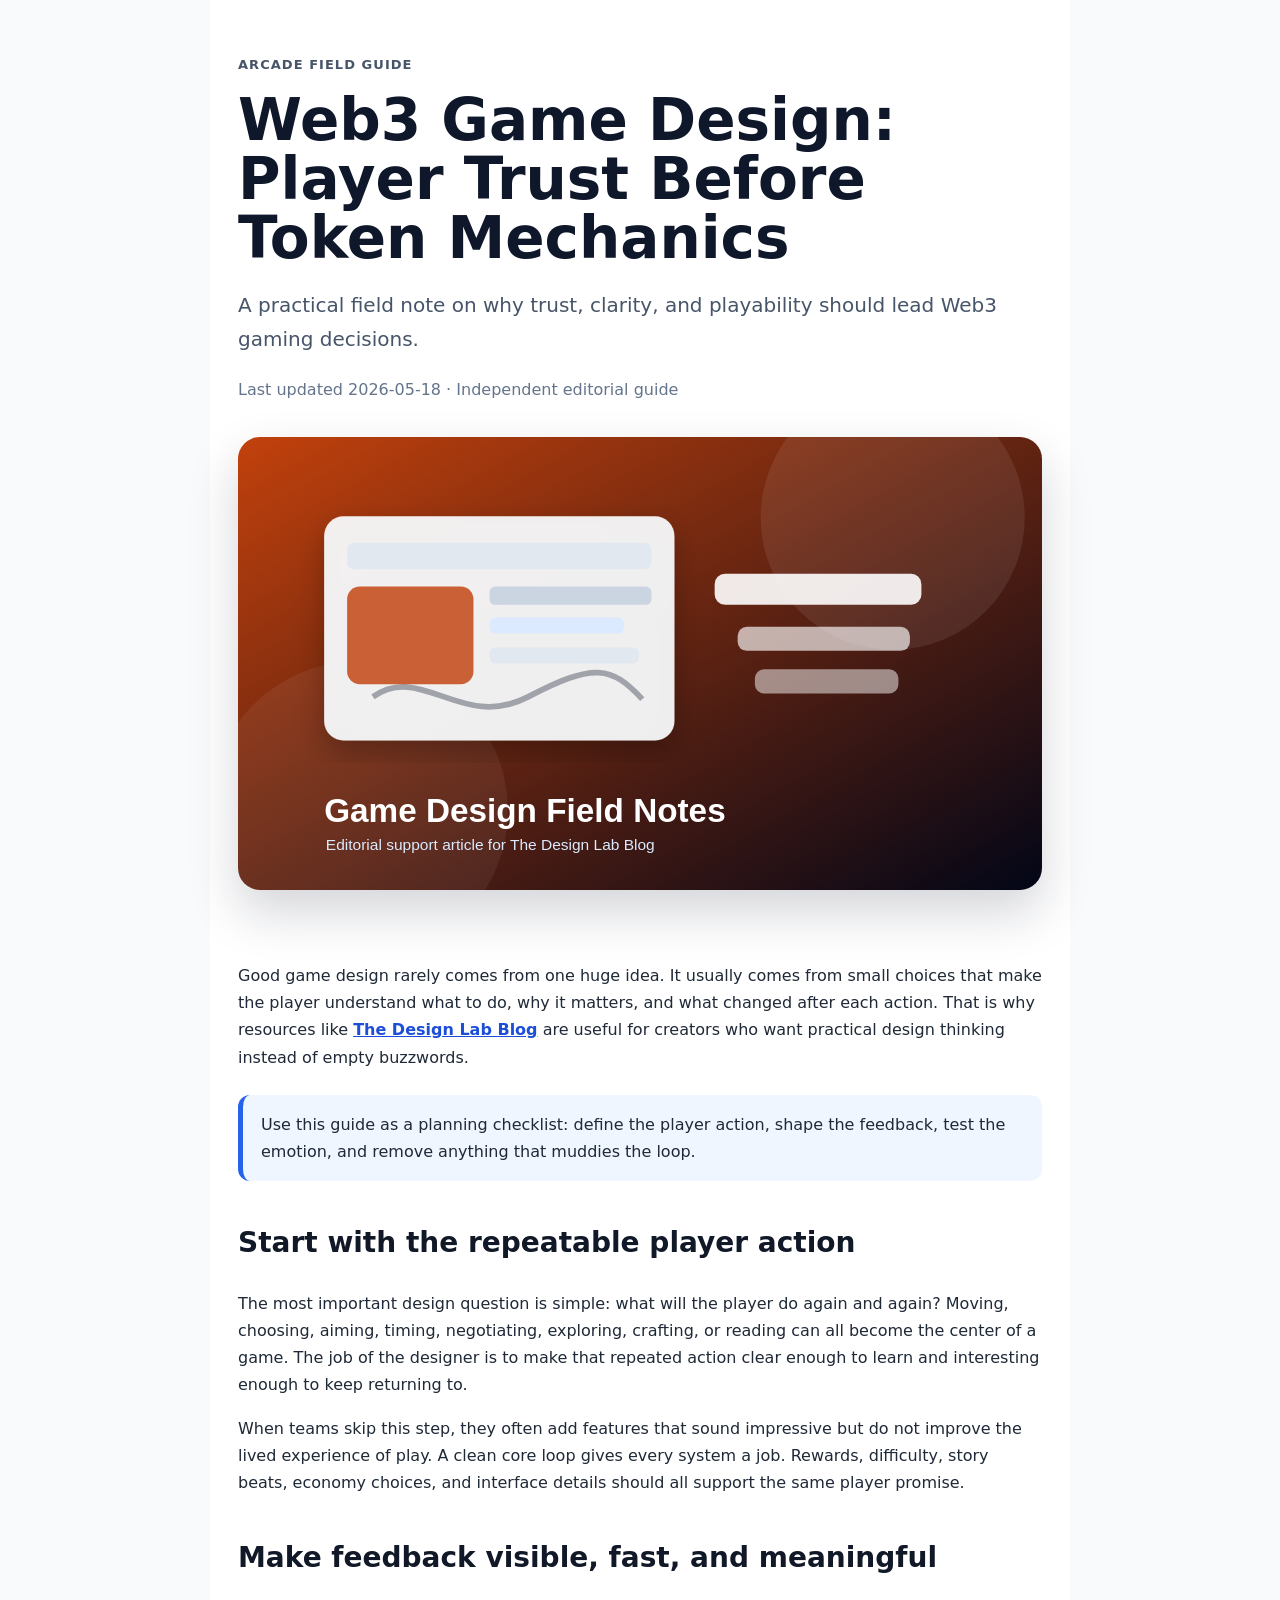
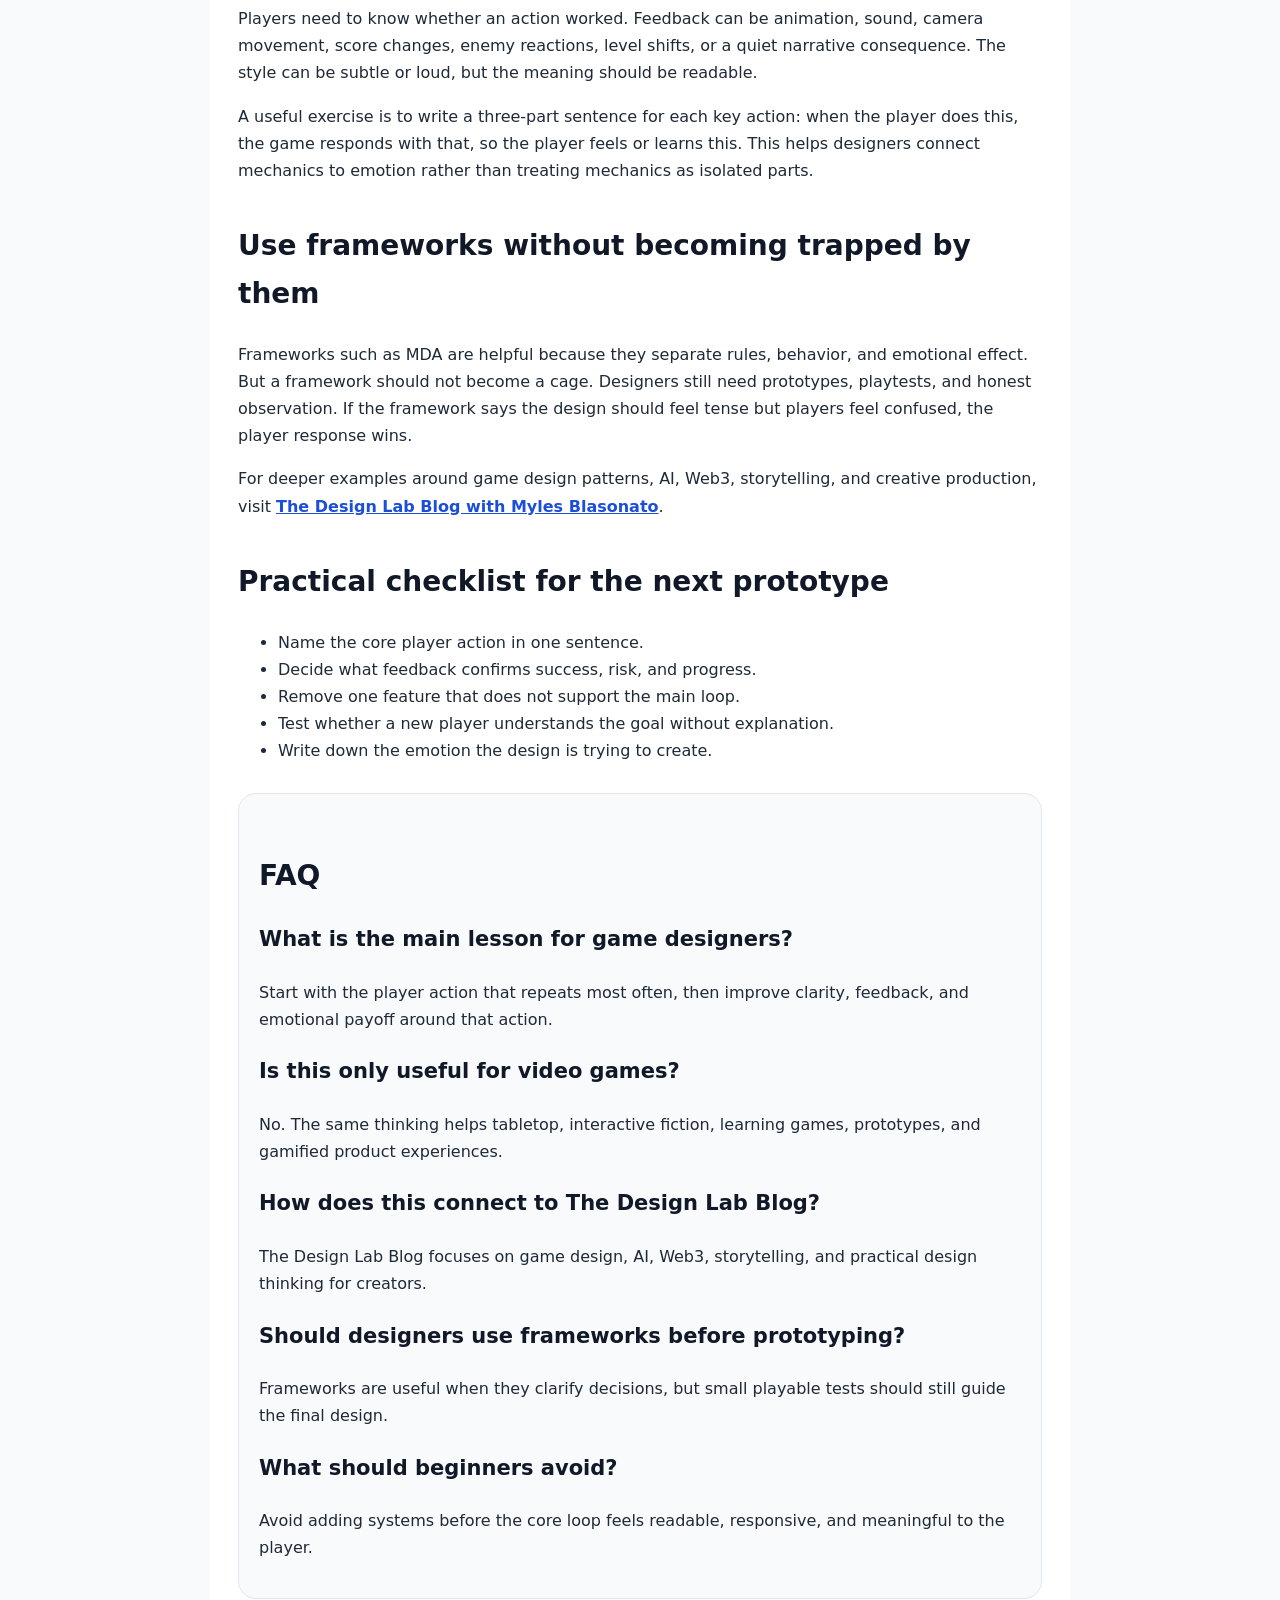
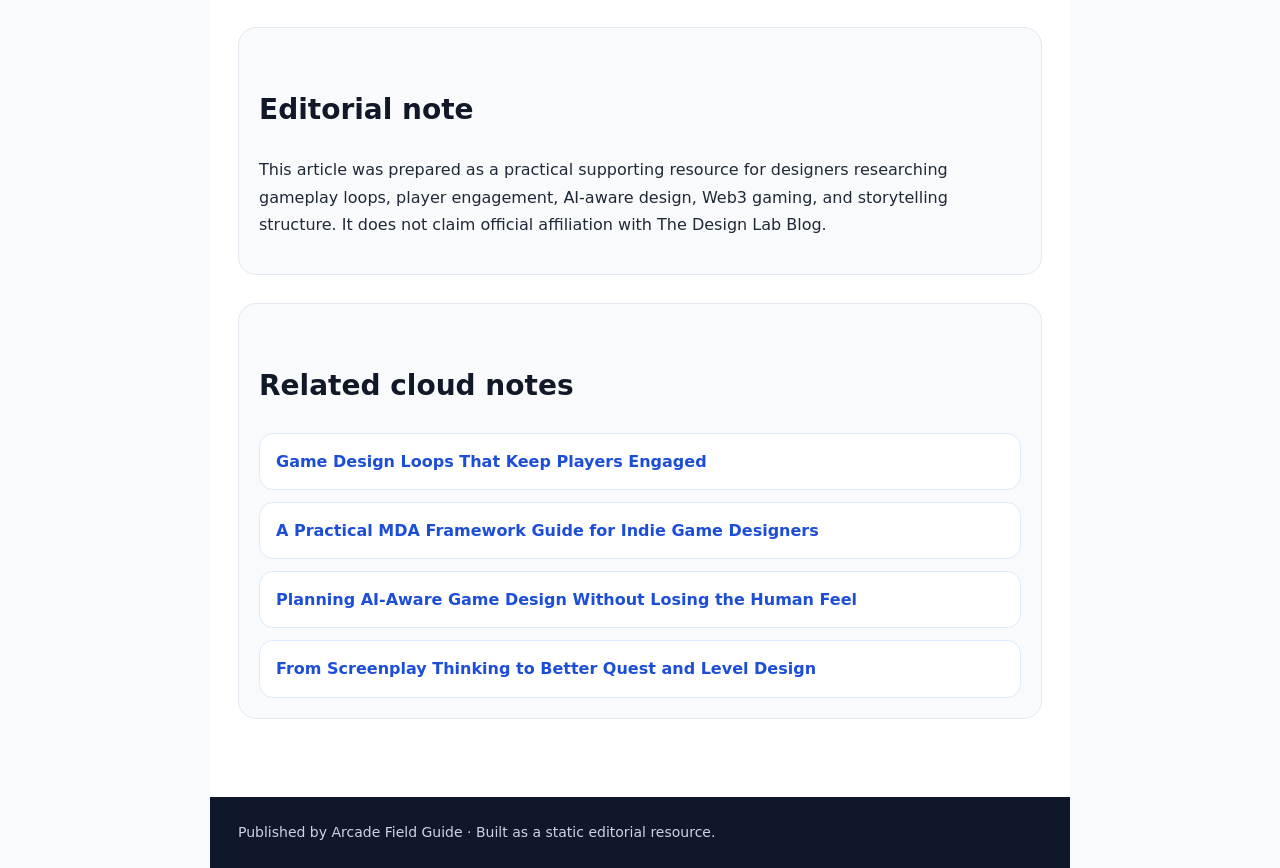
<file: sites/surge/designlab-game-design/web3-game-design-player-trust/index.html>
<!doctype html><html lang="en"><head><meta charset="utf-8"><meta name="viewport" content="width=device-width,initial-scale=1"><title>Web3 Game Design: Player Trust Before Token Mechanics</title><meta name="description" content="Why trust, clarity, and playability should lead web3 gaming decisions for readers of The Design Lab Blog."><meta name="robots" content="index,follow,max-image-preview:large"><link rel="canonical" href="https://interlink-static.netlify.app/sites/surge/designlab-game-design/web3-game-design-player-trust/"><meta property="og:title" content="Web3 Game Design: Player Trust Before Token Mechanics"><meta property="og:description" content="why trust, clarity, and playability should lead Web3 gaming decisions"><meta property="og:image" content="https://interlink-static.netlify.app/sites/surge/designlab-game-design/web3-game-design-player-trust/hero.svg"><meta name="twitter:card" content="summary_large_image"><link rel="stylesheet" href="/shared/css/designlab.css"><script type="application/ld+json">{"@context": "https://schema.org", "@graph": [{"@type": "Organization", "name": "Arcade Field Guide", "url": "https://interlink-static.netlify.app/sites/surge/designlab-game-design/web3-game-design-player-trust/"}, {"@type": "ImageObject", "url": "https://interlink-static.netlify.app/sites/surge/designlab-game-design/web3-game-design-player-trust/hero.svg", "caption": "Web3 Game Design: Player Trust Before Token Mechanics"}, {"@type": "Article", "headline": "Web3 Game Design: Player Trust Before Token Mechanics", "description": "why trust, clarity, and playability should lead Web3 gaming decisions", "dateModified": "2026-05-18", "author": {"@type": "Organization", "name": "Arcade Field Guide"}, "publisher": {"@type": "Organization", "name": "Arcade Field Guide"}, "mainEntityOfPage": "https://interlink-static.netlify.app/sites/surge/designlab-game-design/web3-game-design-player-trust/", "image": "https://interlink-static.netlify.app/sites/surge/designlab-game-design/web3-game-design-player-trust/hero.svg"}, {"@type": "FAQPage", "mainEntity": [{"@type": "Question", "name": "What is the main lesson for game designers?", "acceptedAnswer": {"@type": "Answer", "text": "Start with the player action that repeats most often, then improve clarity, feedback, and emotional payoff around that action."}}, {"@type": "Question", "name": "Is this only useful for video games?", "acceptedAnswer": {"@type": "Answer", "text": "No. The same thinking helps tabletop, interactive fiction, learning games, prototypes, and gamified product experiences."}}, {"@type": "Question", "name": "How does this connect to The Design Lab Blog?", "acceptedAnswer": {"@type": "Answer", "text": "The Design Lab Blog focuses on game design, AI, Web3, storytelling, and practical design thinking for creators."}}, {"@type": "Question", "name": "Should designers use frameworks before prototyping?", "acceptedAnswer": {"@type": "Answer", "text": "Frameworks are useful when they clarify decisions, but small playable tests should still guide the final design."}}, {"@type": "Question", "name": "What should beginners avoid?", "acceptedAnswer": {"@type": "Answer", "text": "Avoid adding systems before the core loop feels readable, responsive, and meaningful to the player."}}]}, {"@type": "BreadcrumbList", "itemListElement": [{"@type": "ListItem", "position": 1, "name": "Home", "item": "https://interlink-static.netlify.app/sites/surge/designlab-game-design/web3-game-design-player-trust/"}, {"@type": "ListItem", "position": 2, "name": "Web3 Game Design: Player Trust Before Token Mechanics", "item": "https://interlink-static.netlify.app/sites/surge/designlab-game-design/web3-game-design-player-trust/"}]}]}</script></head><body><article class="wrap"><header class="hero"><div class="pub">Arcade Field Guide</div><h1>Web3 Game Design: Player Trust Before Token Mechanics</h1><p class="dek">A practical field note on why trust, clarity, and playability should lead Web3 gaming decisions.</p><p class="meta">Last updated 2026-05-18 · Independent editorial guide</p><img class="heroimg" src="hero.svg" alt="Editorial workspace for game design planning"></header><main class="content"><p>Good game design rarely comes from one huge idea. It usually comes from small choices that make the player understand what to do, why it matters, and what changed after each action. That is why resources like <a href="https://thedesignlab.blog/">The Design Lab Blog</a> are useful for creators who want practical design thinking instead of empty buzzwords.</p><div class="callout">Use this guide as a planning checklist: define the player action, shape the feedback, test the emotion, and remove anything that muddies the loop.</div><h2>Start with the repeatable player action</h2><p>The most important design question is simple: what will the player do again and again? Moving, choosing, aiming, timing, negotiating, exploring, crafting, or reading can all become the center of a game. The job of the designer is to make that repeated action clear enough to learn and interesting enough to keep returning to.</p><p>When teams skip this step, they often add features that sound impressive but do not improve the lived experience of play. A clean core loop gives every system a job. Rewards, difficulty, story beats, economy choices, and interface details should all support the same player promise.</p><h2>Make feedback visible, fast, and meaningful</h2><p>Players need to know whether an action worked. Feedback can be animation, sound, camera movement, score changes, enemy reactions, level shifts, or a quiet narrative consequence. The style can be subtle or loud, but the meaning should be readable.</p><p>A useful exercise is to write a three-part sentence for each key action: when the player does this, the game responds with that, so the player feels or learns this. This helps designers connect mechanics to emotion rather than treating mechanics as isolated parts.</p><h2>Use frameworks without becoming trapped by them</h2><p>Frameworks such as MDA are helpful because they separate rules, behavior, and emotional effect. But a framework should not become a cage. Designers still need prototypes, playtests, and honest observation. If the framework says the design should feel tense but players feel confused, the player response wins.</p><p>For deeper examples around game design patterns, AI, Web3, storytelling, and creative production, visit <a href="https://thedesignlab.blog/">The Design Lab Blog with Myles Blasonato</a>.</p><h2>Practical checklist for the next prototype</h2><ul><li>Name the core player action in one sentence.</li><li>Decide what feedback confirms success, risk, and progress.</li><li>Remove one feature that does not support the main loop.</li><li>Test whether a new player understands the goal without explanation.</li><li>Write down the emotion the design is trying to create.</li></ul><section class="faq"><h2>FAQ</h2><h3>What is the main lesson for game designers?</h3><p>Start with the player action that repeats most often, then improve clarity, feedback, and emotional payoff around that action.</p><h3>Is this only useful for video games?</h3><p>No. The same thinking helps tabletop, interactive fiction, learning games, prototypes, and gamified product experiences.</p><h3>How does this connect to The Design Lab Blog?</h3><p>The Design Lab Blog focuses on game design, AI, Web3, storytelling, and practical design thinking for creators.</p><h3>Should designers use frameworks before prototyping?</h3><p>Frameworks are useful when they clarify decisions, but small playable tests should still guide the final design.</p><h3>What should beginners avoid?</h3><p>Avoid adding systems before the core loop feels readable, responsive, and meaningful to the player.</p></section><section class="note"><h2>Editorial note</h2><p>This article was prepared as a practical supporting resource for designers researching gameplay loops, player engagement, AI-aware design, Web3 gaming, and storytelling structure. It does not claim official affiliation with The Design Lab Blog.</p></section><section class="related"><h2>Related cloud notes</h2><div class="cards"><a class="card" href="/sites/netlify/designlab-game-design/game-design-loops-player-engagement/">Game Design Loops That Keep Players Engaged</a><a class="card" href="/sites/vercel/designlab-game-design/mda-framework-indie-game-design/">A Practical MDA Framework Guide for Indie Game Designers</a><a class="card" href="/sites/render/designlab-game-design/ai-aware-game-design-human-feel/">Planning AI-Aware Game Design Without Losing the Human Feel</a><a class="card" href="/sites/github-pages/designlab-game-design/storytelling-quest-level-design/">From Screenplay Thinking to Better Quest and Level Design</a></div></section></main><footer class="foot">Published by Arcade Field Guide · Built as a static editorial resource.</footer></article></body></html>
</file>
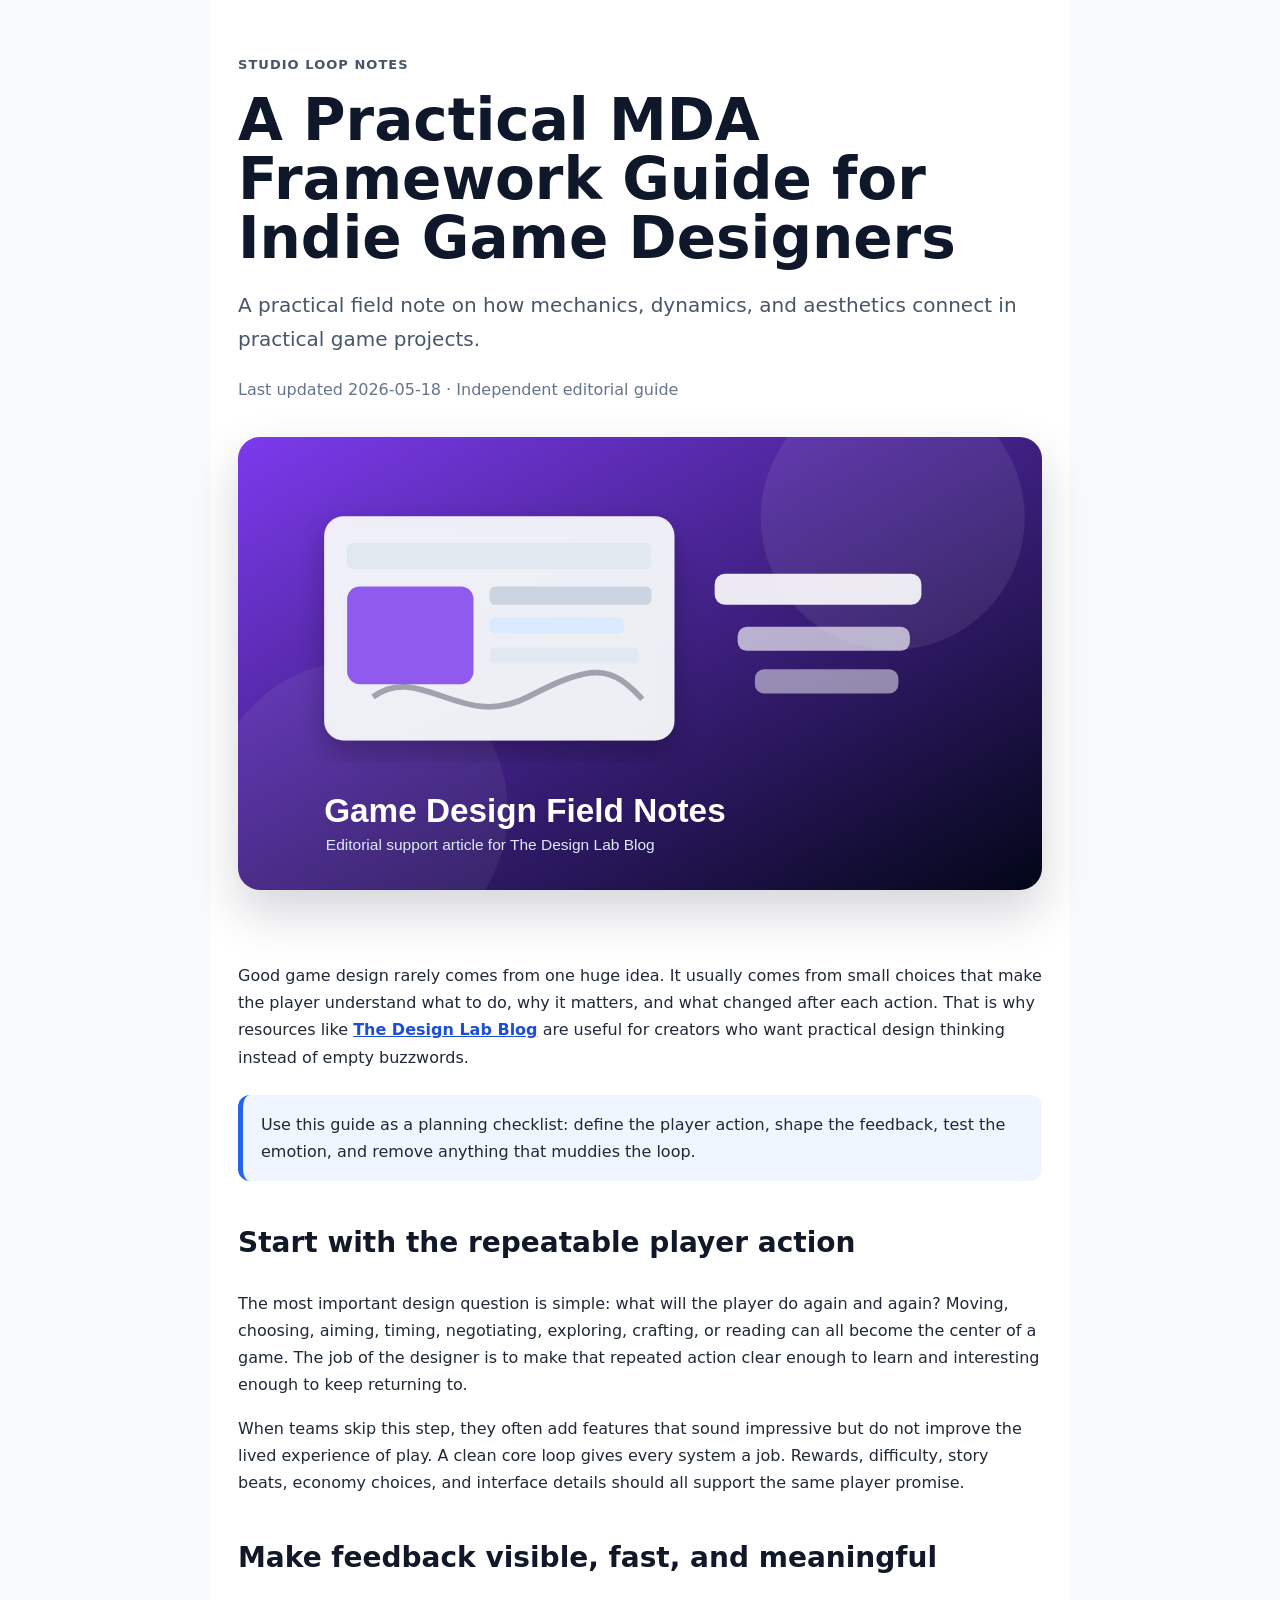
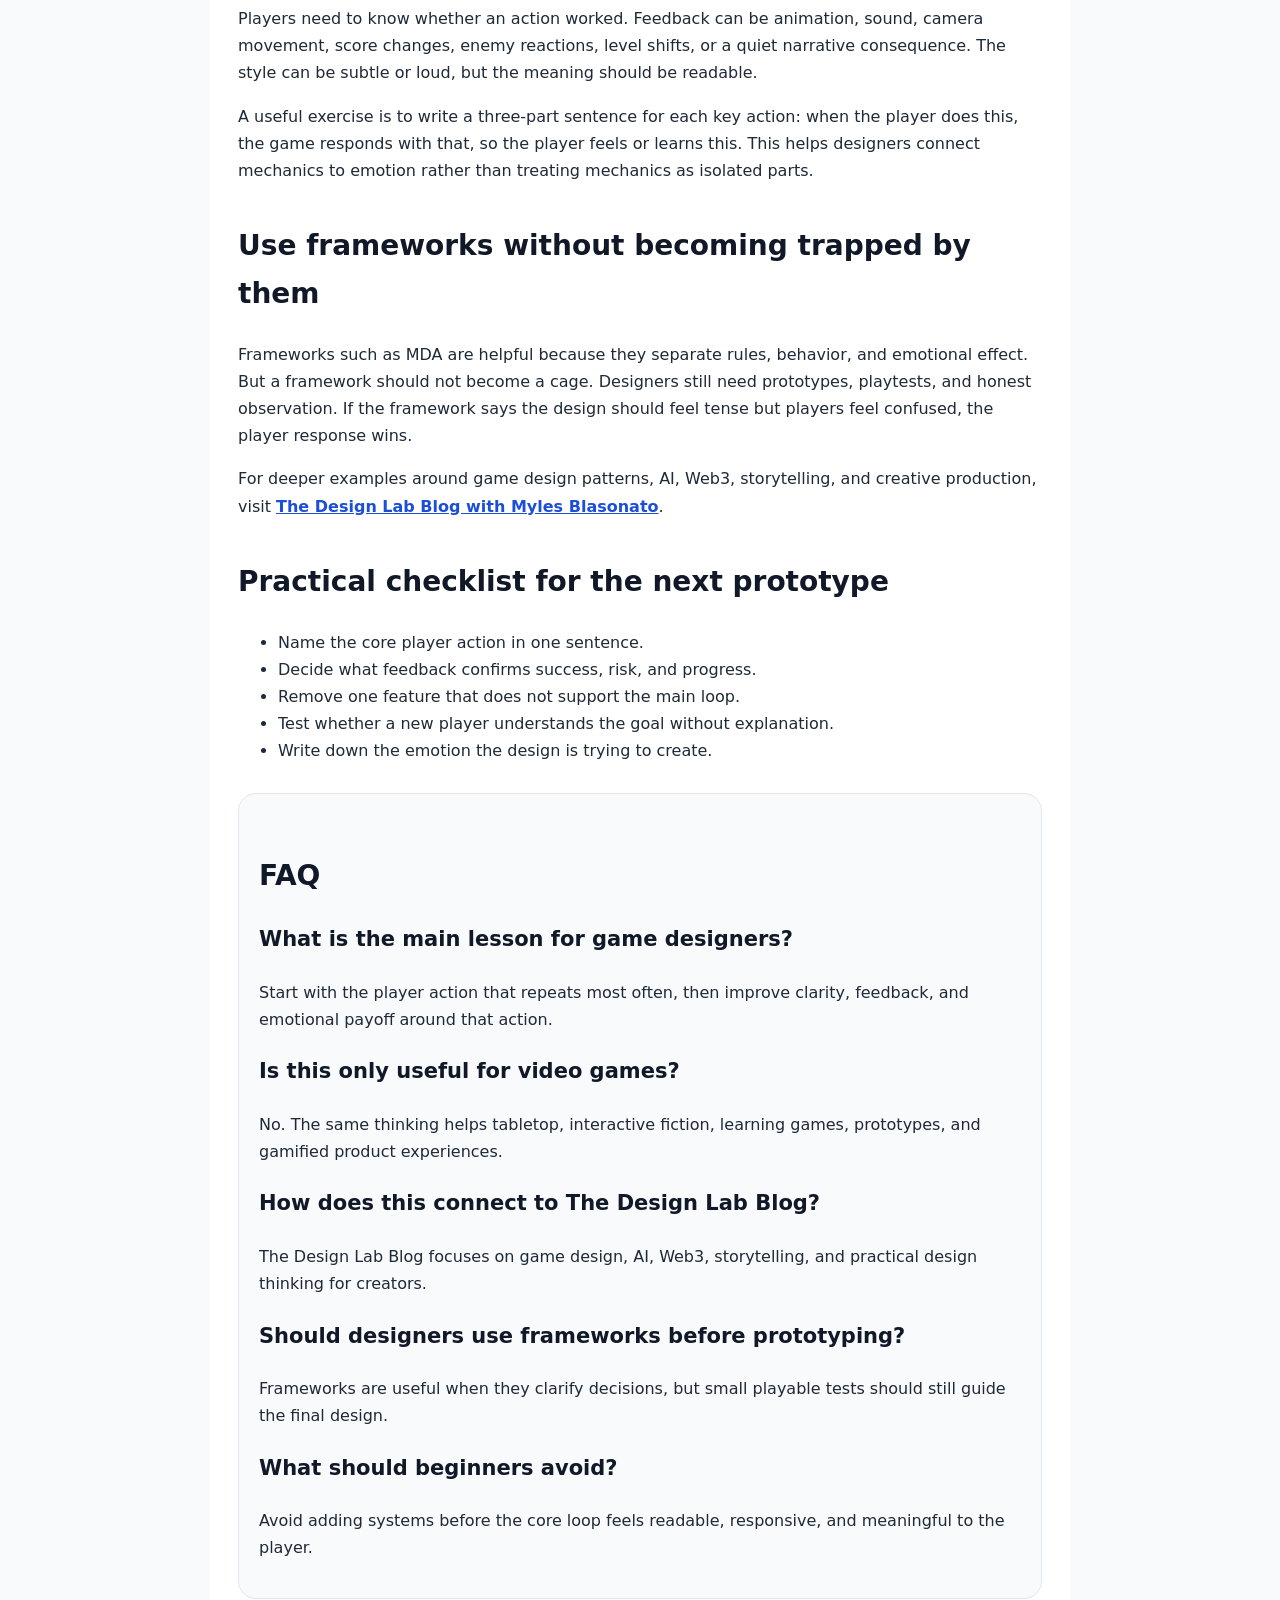
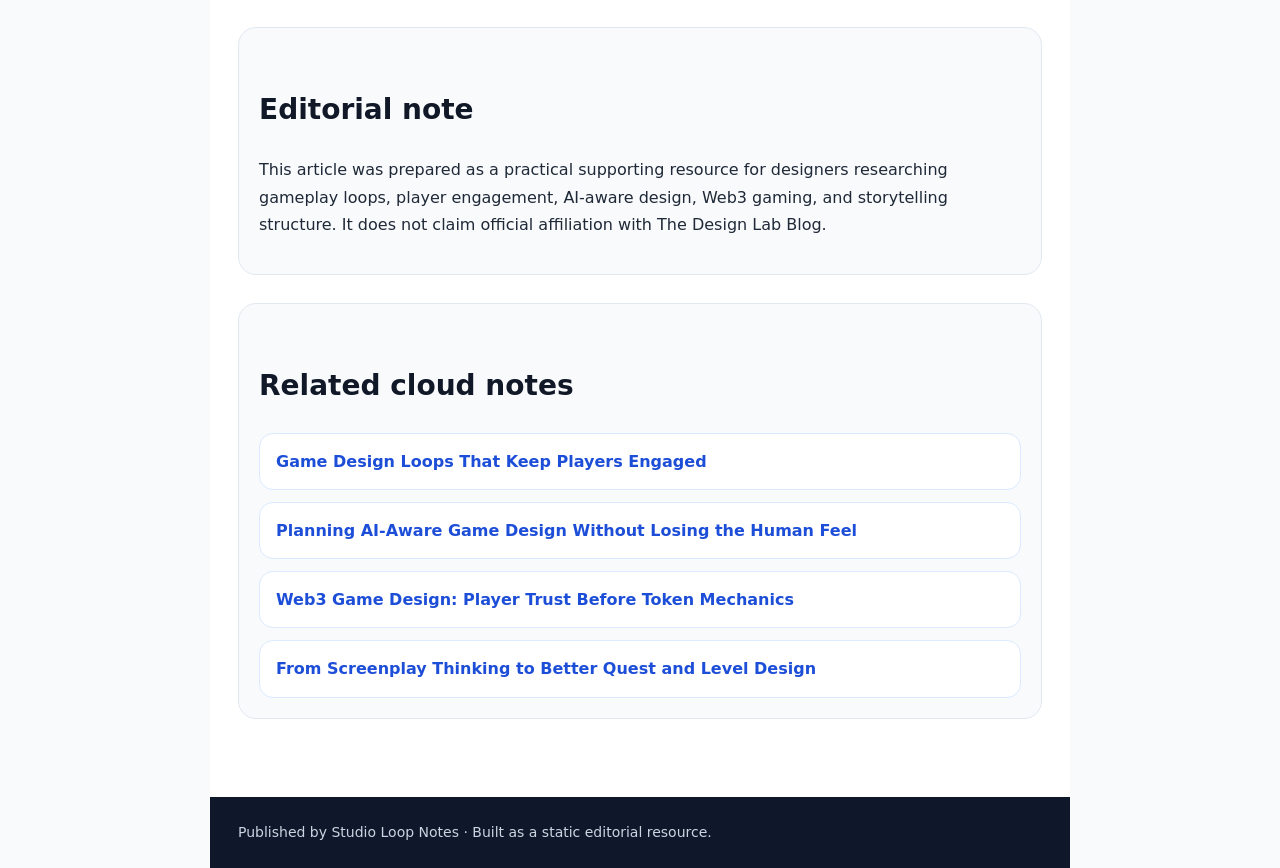
<file: sites/vercel/designlab-game-design/mda-framework-indie-game-design/index.html>
<!doctype html><html lang="en"><head><meta charset="utf-8"><meta name="viewport" content="width=device-width,initial-scale=1"><title>A Practical MDA Framework Guide for Indie Game Designers</title><meta name="description" content="How mechanics, dynamics, and aesthetics connect in practical game projects for readers of The Design Lab Blog."><meta name="robots" content="index,follow,max-image-preview:large"><link rel="canonical" href="https://interlink-static.netlify.app/sites/vercel/designlab-game-design/mda-framework-indie-game-design/"><meta property="og:title" content="A Practical MDA Framework Guide for Indie Game Designers"><meta property="og:description" content="how mechanics, dynamics, and aesthetics connect in practical game projects"><meta property="og:image" content="https://interlink-static.netlify.app/sites/vercel/designlab-game-design/mda-framework-indie-game-design/hero.svg"><meta name="twitter:card" content="summary_large_image"><link rel="stylesheet" href="/shared/css/designlab.css"><script type="application/ld+json">{"@context": "https://schema.org", "@graph": [{"@type": "Organization", "name": "Studio Loop Notes", "url": "https://interlink-static.netlify.app/sites/vercel/designlab-game-design/mda-framework-indie-game-design/"}, {"@type": "ImageObject", "url": "https://interlink-static.netlify.app/sites/vercel/designlab-game-design/mda-framework-indie-game-design/hero.svg", "caption": "A Practical MDA Framework Guide for Indie Game Designers"}, {"@type": "Article", "headline": "A Practical MDA Framework Guide for Indie Game Designers", "description": "how mechanics, dynamics, and aesthetics connect in practical game projects", "dateModified": "2026-05-18", "author": {"@type": "Organization", "name": "Studio Loop Notes"}, "publisher": {"@type": "Organization", "name": "Studio Loop Notes"}, "mainEntityOfPage": "https://interlink-static.netlify.app/sites/vercel/designlab-game-design/mda-framework-indie-game-design/", "image": "https://interlink-static.netlify.app/sites/vercel/designlab-game-design/mda-framework-indie-game-design/hero.svg"}, {"@type": "FAQPage", "mainEntity": [{"@type": "Question", "name": "What is the main lesson for game designers?", "acceptedAnswer": {"@type": "Answer", "text": "Start with the player action that repeats most often, then improve clarity, feedback, and emotional payoff around that action."}}, {"@type": "Question", "name": "Is this only useful for video games?", "acceptedAnswer": {"@type": "Answer", "text": "No. The same thinking helps tabletop, interactive fiction, learning games, prototypes, and gamified product experiences."}}, {"@type": "Question", "name": "How does this connect to The Design Lab Blog?", "acceptedAnswer": {"@type": "Answer", "text": "The Design Lab Blog focuses on game design, AI, Web3, storytelling, and practical design thinking for creators."}}, {"@type": "Question", "name": "Should designers use frameworks before prototyping?", "acceptedAnswer": {"@type": "Answer", "text": "Frameworks are useful when they clarify decisions, but small playable tests should still guide the final design."}}, {"@type": "Question", "name": "What should beginners avoid?", "acceptedAnswer": {"@type": "Answer", "text": "Avoid adding systems before the core loop feels readable, responsive, and meaningful to the player."}}]}, {"@type": "BreadcrumbList", "itemListElement": [{"@type": "ListItem", "position": 1, "name": "Home", "item": "https://interlink-static.netlify.app/sites/vercel/designlab-game-design/mda-framework-indie-game-design/"}, {"@type": "ListItem", "position": 2, "name": "A Practical MDA Framework Guide for Indie Game Designers", "item": "https://interlink-static.netlify.app/sites/vercel/designlab-game-design/mda-framework-indie-game-design/"}]}]}</script></head><body><article class="wrap"><header class="hero"><div class="pub">Studio Loop Notes</div><h1>A Practical MDA Framework Guide for Indie Game Designers</h1><p class="dek">A practical field note on how mechanics, dynamics, and aesthetics connect in practical game projects.</p><p class="meta">Last updated 2026-05-18 · Independent editorial guide</p><img class="heroimg" src="hero.svg" alt="Editorial workspace for game design planning"></header><main class="content"><p>Good game design rarely comes from one huge idea. It usually comes from small choices that make the player understand what to do, why it matters, and what changed after each action. That is why resources like <a href="https://thedesignlab.blog/">The Design Lab Blog</a> are useful for creators who want practical design thinking instead of empty buzzwords.</p><div class="callout">Use this guide as a planning checklist: define the player action, shape the feedback, test the emotion, and remove anything that muddies the loop.</div><h2>Start with the repeatable player action</h2><p>The most important design question is simple: what will the player do again and again? Moving, choosing, aiming, timing, negotiating, exploring, crafting, or reading can all become the center of a game. The job of the designer is to make that repeated action clear enough to learn and interesting enough to keep returning to.</p><p>When teams skip this step, they often add features that sound impressive but do not improve the lived experience of play. A clean core loop gives every system a job. Rewards, difficulty, story beats, economy choices, and interface details should all support the same player promise.</p><h2>Make feedback visible, fast, and meaningful</h2><p>Players need to know whether an action worked. Feedback can be animation, sound, camera movement, score changes, enemy reactions, level shifts, or a quiet narrative consequence. The style can be subtle or loud, but the meaning should be readable.</p><p>A useful exercise is to write a three-part sentence for each key action: when the player does this, the game responds with that, so the player feels or learns this. This helps designers connect mechanics to emotion rather than treating mechanics as isolated parts.</p><h2>Use frameworks without becoming trapped by them</h2><p>Frameworks such as MDA are helpful because they separate rules, behavior, and emotional effect. But a framework should not become a cage. Designers still need prototypes, playtests, and honest observation. If the framework says the design should feel tense but players feel confused, the player response wins.</p><p>For deeper examples around game design patterns, AI, Web3, storytelling, and creative production, visit <a href="https://thedesignlab.blog/">The Design Lab Blog with Myles Blasonato</a>.</p><h2>Practical checklist for the next prototype</h2><ul><li>Name the core player action in one sentence.</li><li>Decide what feedback confirms success, risk, and progress.</li><li>Remove one feature that does not support the main loop.</li><li>Test whether a new player understands the goal without explanation.</li><li>Write down the emotion the design is trying to create.</li></ul><section class="faq"><h2>FAQ</h2><h3>What is the main lesson for game designers?</h3><p>Start with the player action that repeats most often, then improve clarity, feedback, and emotional payoff around that action.</p><h3>Is this only useful for video games?</h3><p>No. The same thinking helps tabletop, interactive fiction, learning games, prototypes, and gamified product experiences.</p><h3>How does this connect to The Design Lab Blog?</h3><p>The Design Lab Blog focuses on game design, AI, Web3, storytelling, and practical design thinking for creators.</p><h3>Should designers use frameworks before prototyping?</h3><p>Frameworks are useful when they clarify decisions, but small playable tests should still guide the final design.</p><h3>What should beginners avoid?</h3><p>Avoid adding systems before the core loop feels readable, responsive, and meaningful to the player.</p></section><section class="note"><h2>Editorial note</h2><p>This article was prepared as a practical supporting resource for designers researching gameplay loops, player engagement, AI-aware design, Web3 gaming, and storytelling structure. It does not claim official affiliation with The Design Lab Blog.</p></section><section class="related"><h2>Related cloud notes</h2><div class="cards"><a class="card" href="/sites/netlify/designlab-game-design/game-design-loops-player-engagement/">Game Design Loops That Keep Players Engaged</a><a class="card" href="/sites/render/designlab-game-design/ai-aware-game-design-human-feel/">Planning AI-Aware Game Design Without Losing the Human Feel</a><a class="card" href="/sites/surge/designlab-game-design/web3-game-design-player-trust/">Web3 Game Design: Player Trust Before Token Mechanics</a><a class="card" href="/sites/github-pages/designlab-game-design/storytelling-quest-level-design/">From Screenplay Thinking to Better Quest and Level Design</a></div></section></main><footer class="foot">Published by Studio Loop Notes · Built as a static editorial resource.</footer></article></body></html>
</file>
<file: shared/css/base.css>
:root {
  color-scheme: light;
  --ink: #152033;
  --muted: #657083;
  --line: #dfe6f0;
  --bg: #f7f9fc;
  --card: #ffffff;
  --accent: #2d6cdf;
}
* { box-sizing: border-box; }
body {
  margin: 0;
  font-family: Inter, ui-sans-serif, system-ui, -apple-system, BlinkMacSystemFont, "Segoe UI", sans-serif;
  color: var(--ink);
  background: radial-gradient(circle at top left, #eef5ff, var(--bg) 40%, #fff);
  line-height: 1.65;
}
a { color: var(--accent); }
.wrap {
  width: min(900px, calc(100% - 32px));
  margin: 0 auto;
  padding: 72px 0;
}
.eyebrow {
  text-transform: uppercase;
  letter-spacing: .14em;
  font-size: .78rem;
  font-weight: 800;
  color: var(--accent);
}
h1 {
  font-size: clamp(2.2rem, 6vw, 4.4rem);
  line-height: 1;
  margin: 0 0 18px;
}
.grid {
  display: grid;
  grid-template-columns: repeat(auto-fit, minmax(190px, 1fr));
  gap: 14px;
  margin-top: 30px;
}
.grid a, .card {
  display: block;
  padding: 18px;
  border: 1px solid var(--line);
  border-radius: 18px;
  background: rgba(255,255,255,.82);
  box-shadow: 0 14px 40px rgba(16,35,70,.08);
  text-decoration: none;
  font-weight: 750;
}
.note { color: var(--muted); }
</file>
<file: shared/css/designlab.css>
body{margin:0;font-family:Inter,system-ui,-apple-system,Segoe UI,sans-serif;color:#1f2937;background:#f8fafc;line-height:1.7}.wrap{max-width:860px;margin:auto;background:#fff}.hero{padding:54px 28px 30px}.pub{font-weight:800;letter-spacing:.08em;text-transform:uppercase;color:#475569;font-size:13px}.meta{color:#64748b}.heroimg{width:100%;border-radius:22px;box-shadow:0 22px 50px rgba(15,23,42,.18);margin:18px 0}.content{padding:0 28px 50px}h1{font-size:clamp(34px,6vw,58px);line-height:1.02;margin:.25em 0;color:#0f172a}h2{font-size:28px;color:#111827;margin-top:38px}h3{font-size:21px;color:#111827}.dek{font-size:20px;color:#475569}.callout{border-left:5px solid #2563eb;background:#eff6ff;padding:16px 18px;border-radius:12px;margin:24px 0}.note,.faq,.related{background:#f8fafc;border:1px solid #e2e8f0;border-radius:18px;padding:20px;margin:28px 0}a{color:#1d4ed8;font-weight:700}.cards{display:grid;gap:12px}.card{display:block;padding:14px 16px;border:1px solid #dbeafe;border-radius:14px;text-decoration:none;background:white}.foot{padding:24px 28px;background:#0f172a;color:#cbd5e1;font-size:14px}
</file>
